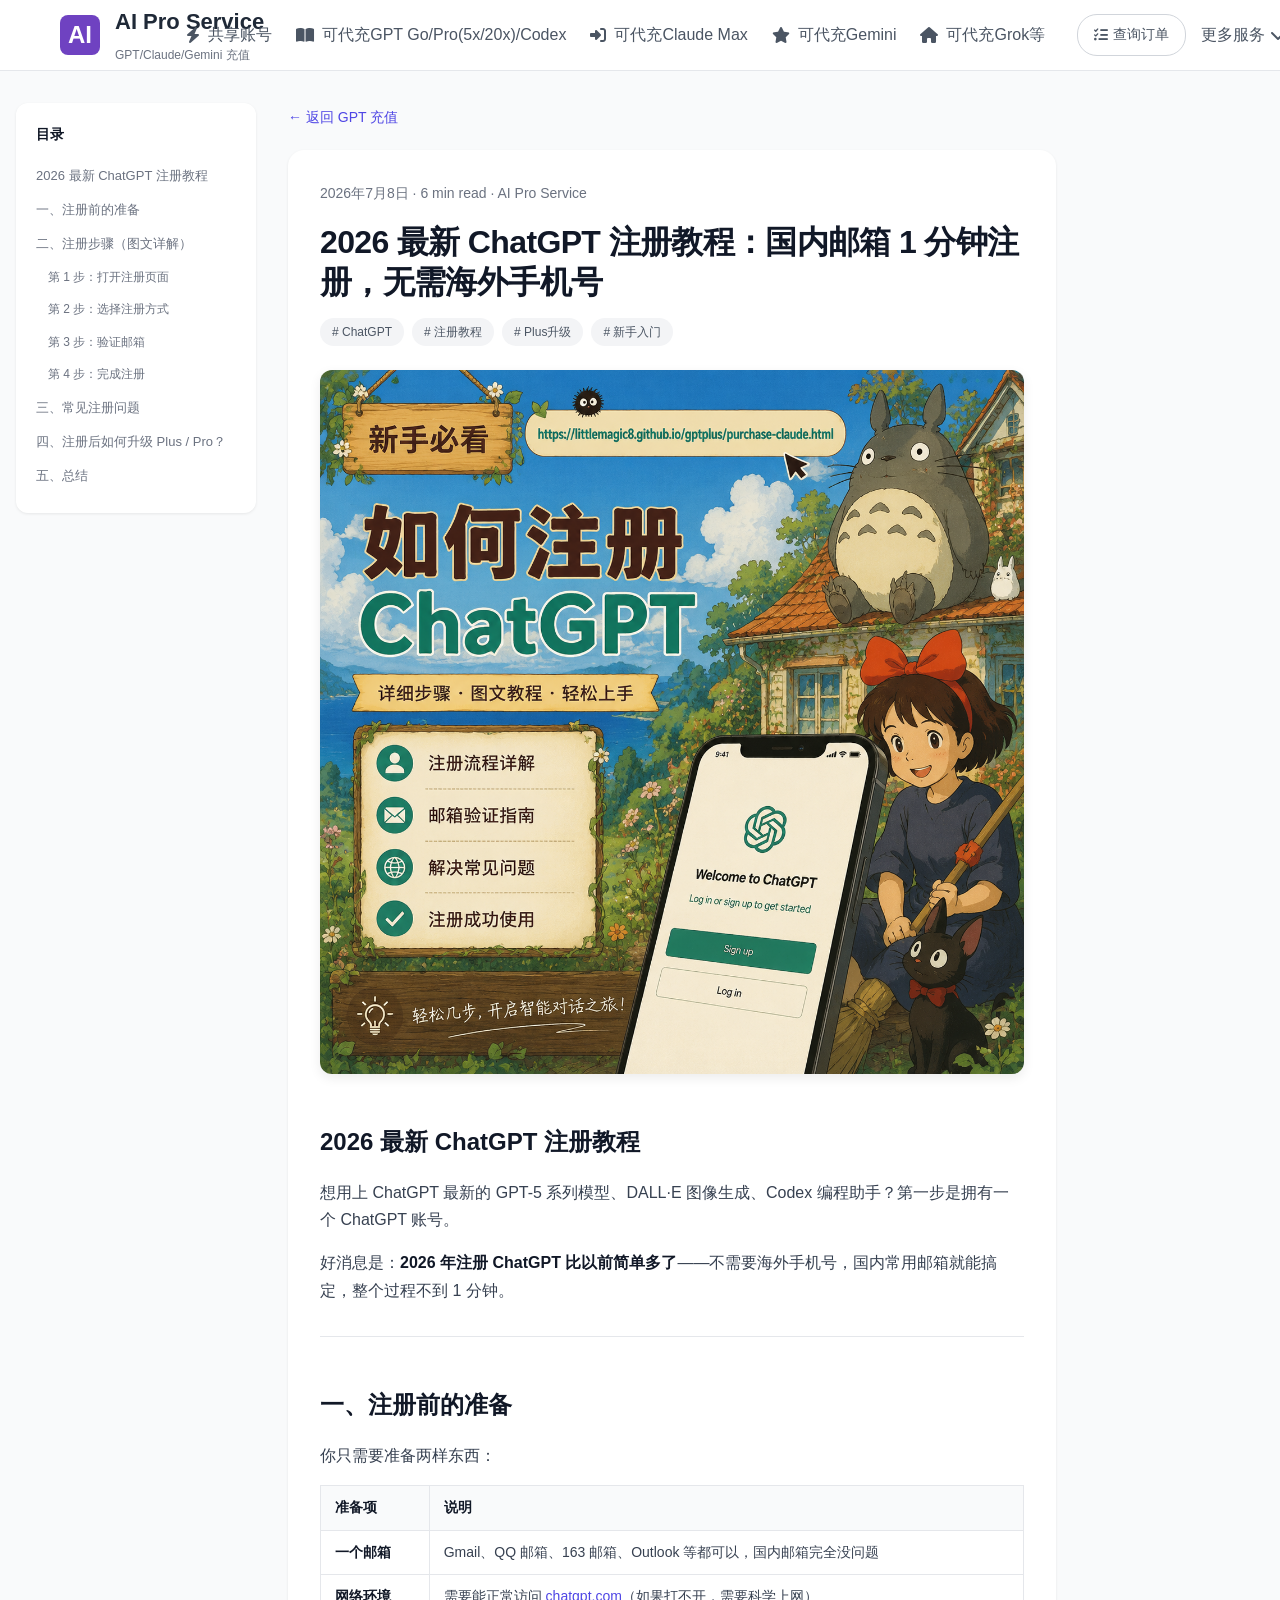
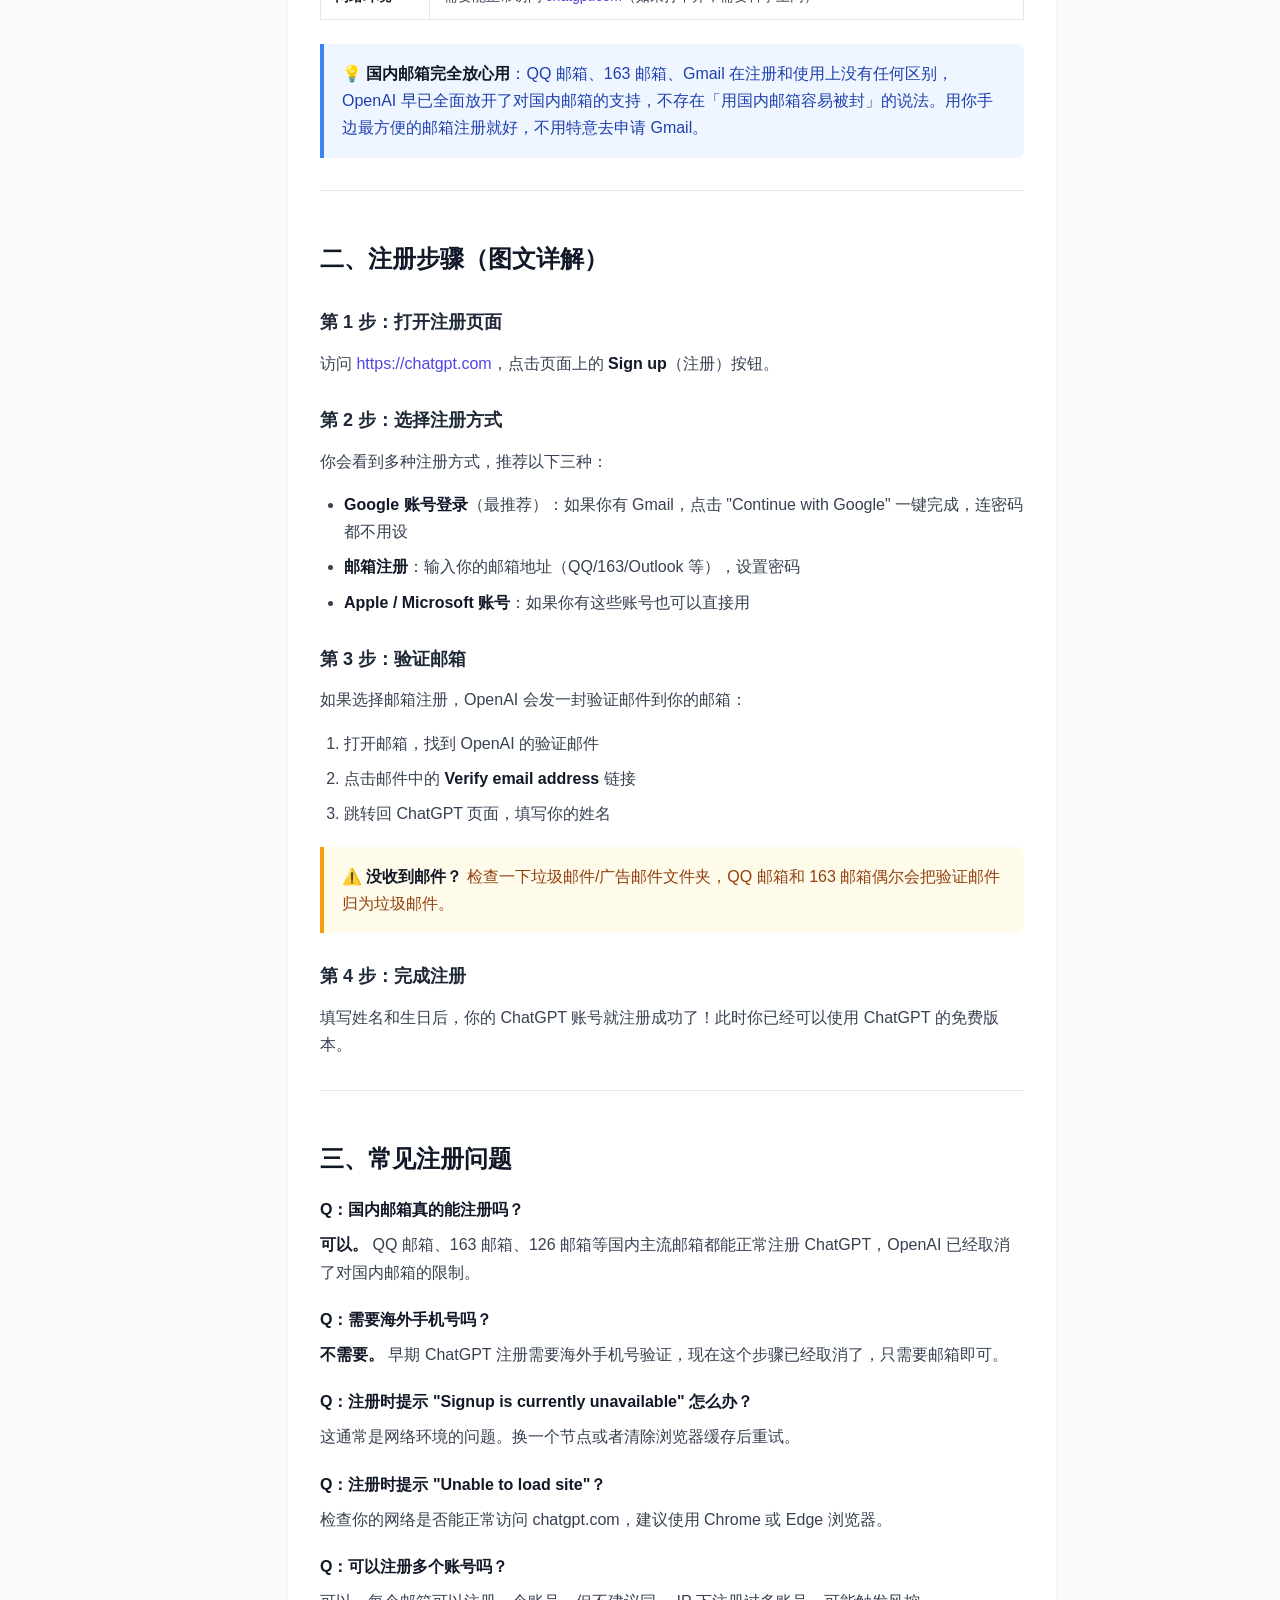
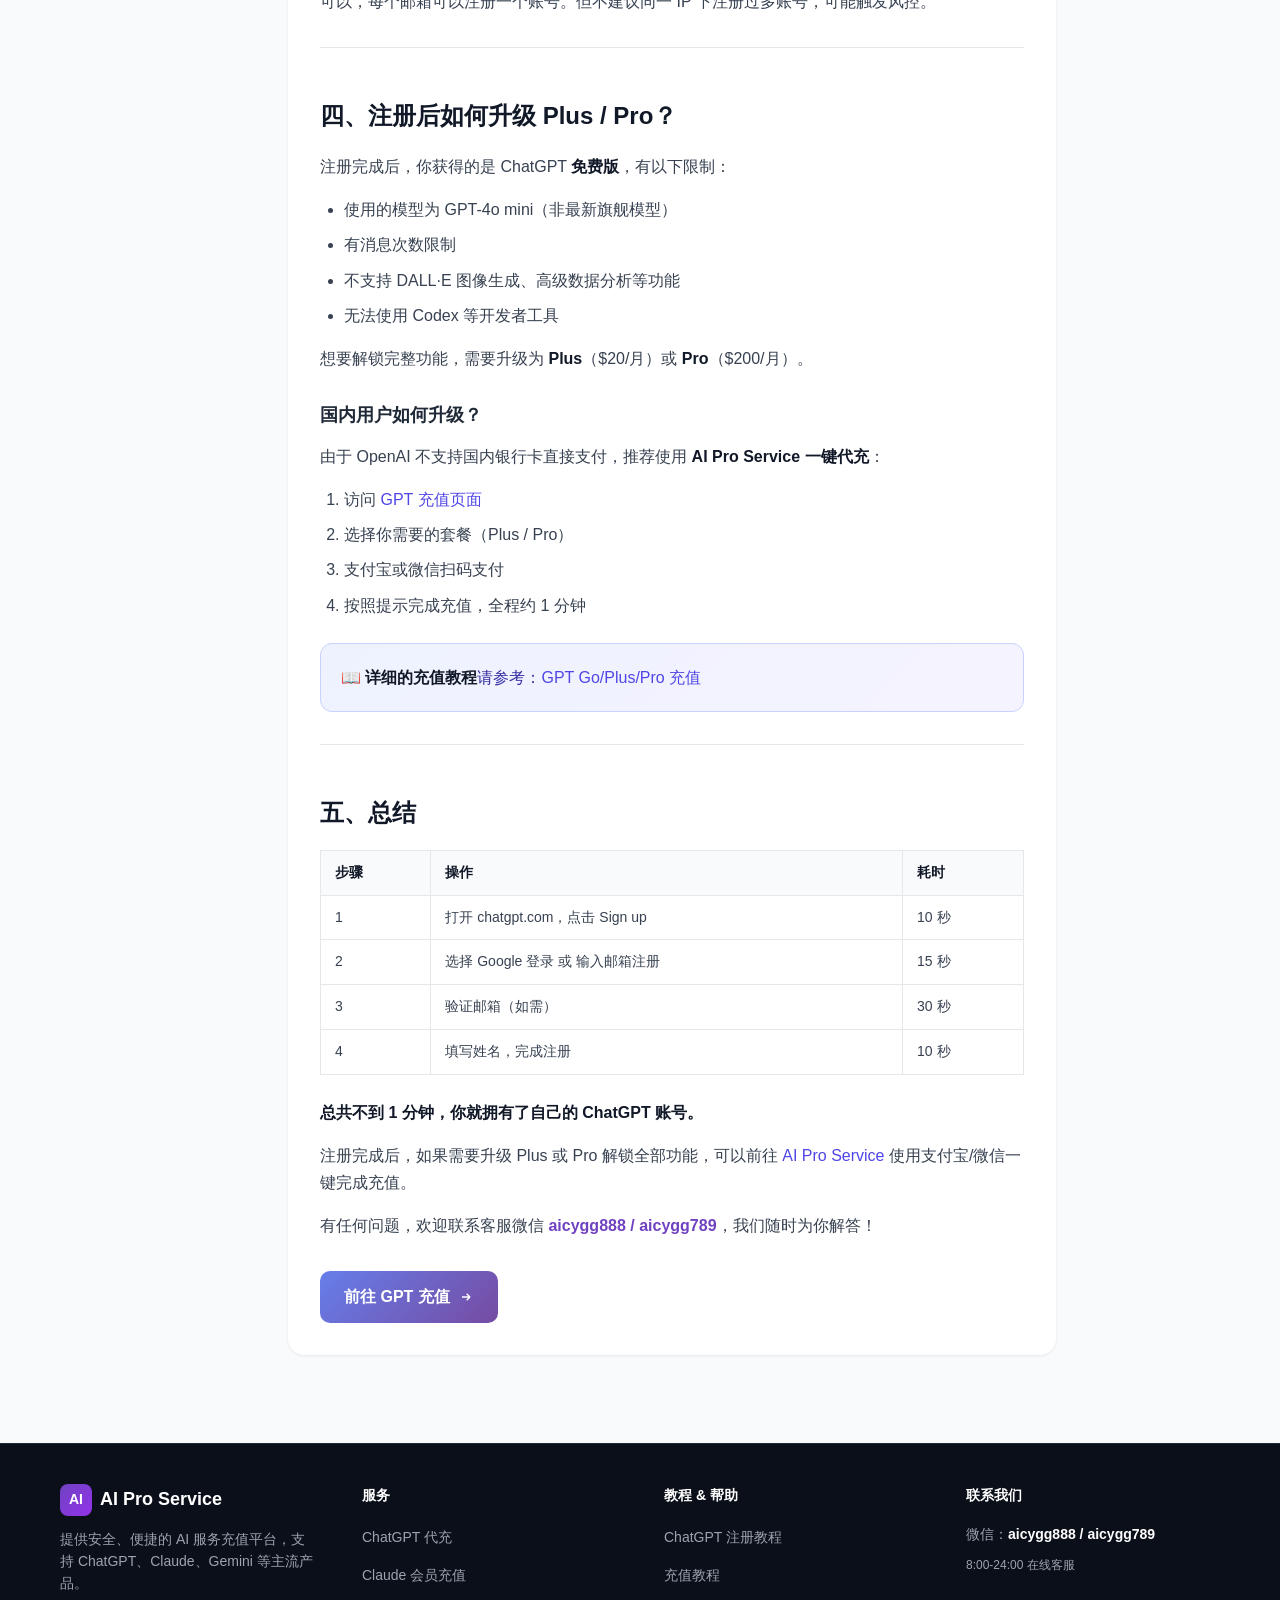
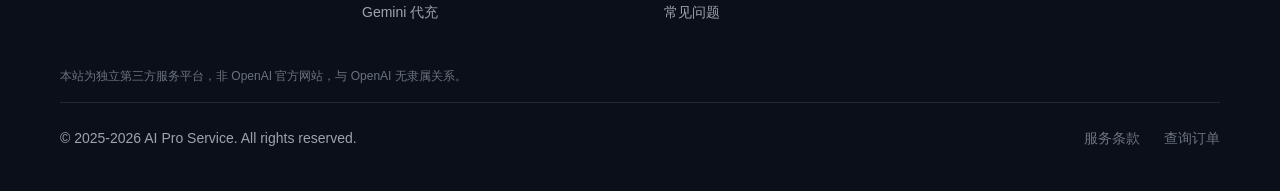
<file: blog/chatgpt-register-guide.html>
<!DOCTYPE html>
<html lang="zh-CN">
<head>
    <meta charset="UTF-8">
    <meta name="viewport" content="width=device-width, initial-scale=1.0">
    <title>2026 最新 ChatGPT 注册教程：国内邮箱 1 分钟注册，无需海外手机号 | AI Pro Service</title>
    <meta name="description" content="2026年最新 ChatGPT 账号注册与 Plus/Pro 升级全流程教程。国内邮箱（QQ/163/Gmail）即可注册，无需海外手机号，附详细图文步骤与常见问题解答。">
    <meta name="keywords" content="ChatGPT注册,ChatGPT代充,ChatGPT充值,ChatGPT Plus代充,GPT代充,ChatGPT Pro充值">
    <meta name="author" content="AI Pro Service">
    <meta name="robots" content="index, follow">
    <link rel="canonical" href="blog/chatgpt-register-guide.html">
    <meta property="og:title" content="2026 最新 ChatGPT 注册教程：国内邮箱 1 分钟注册，无需海外手机号">
    <meta property="og:description" content="2026年最新 ChatGPT 账号注册与 Plus/Pro 升级全流程教程。国内邮箱即可注册，无需海外手机号。">
    <meta property="og:image" content="images/chatgpt-register-cover.png">
    <meta property="og:type" content="article">
    <meta property="article:published_time" content="2026-04-21">
    <link rel="stylesheet" href="https://cdnjs.cloudflare.com/ajax/libs/font-awesome/6.5.1/css/all.min.css">
    <style>
        :root { --header-height: 71px; }
        *, *::before, *::after { box-sizing: border-box; }
        body, h1, h2, h3, h4, ul, ol, li, p, table, button { margin: 0; padding: 0; }
        body {
            font-family: -apple-system, BlinkMacSystemFont, "Segoe UI", Roboto, "Helvetica Neue", Arial, sans-serif;
            background: #f9fafb;
            color: #374151;
            line-height: 1.7;
            padding-top: var(--header-height);
        }
        .container { max-width: 1200px; margin: 0 auto; padding: 0 20px; }
        a { color: #4f46e5; text-decoration: none; }
        a:hover { text-decoration: underline; }

        .main-header {
            background: #ffffff;
            border-bottom: 1px solid #e5e7eb;
            position: fixed;
            top: 0; left: 0; width: 100%;
            height: var(--header-height);
            z-index: 1000;
            backdrop-filter: blur(10px);
        }
        .header-container { display: flex; align-items: center; justify-content: space-between; height: 100%; }
        .logo-container { display: flex; align-items: center; flex-shrink: 0; text-decoration: none; }
        .logo { width: 40px; height: 40px; background: #6f42c1; color: #fff; font-size: 24px; font-weight: bold; border-radius: 8px; display: flex; align-items: center; justify-content: center; margin-right: 15px; }
        .logo-text h1 { font-size: 22px; color: #1f2937; font-weight: 600; }
        .logo-text .subtitle { font-size: 12px; color: #6b7280; }
        .desktop-nav { display: flex; align-items: center; justify-content: flex-end; flex-grow: 1; }
        .main-nav ul { list-style: none; display: flex; align-items: center; }
        .main-nav ul li a { color: #4b5563; font-size: 16px; display: flex; align-items: center; gap: 8px; padding: 10px 12px; border-radius: 6px; text-decoration: none; white-space: nowrap; }
        .main-nav ul li a:hover { color: #6f42c1; background: #f3f4f6; }
        .user-actions { display: flex; align-items: center; gap: 15px; margin-left: 20px; flex-shrink: 0; }
        .query-btn { background: #fff; color: #4b5563; border: 1px solid #d1d5db; padding: 8px 16px; border-radius: 20px; font-size: 14px; display: flex; align-items: center; gap: 5px; text-decoration: none; }
        .query-btn:hover { background: #f9fafb; text-decoration: none; }
        .more-services { position: relative; }
        .more-services-btn { font-size: 16px; color: #4b5563; cursor: pointer; display: flex; align-items: center; gap: 5px; }
        .dropdown-content { display: none; position: absolute; right: 0; top: 150%; background: #fff; min-width: 260px; box-shadow: 0 8px 16px rgba(0,0,0,0.1); padding: 20px; border-radius: 8px; z-index: 10; text-align: center; }
        .more-services:hover .dropdown-content { display: block; }
        .dropdown-content img { width: 150px; height: 150px; margin-top: 10px; }
        .mobile-nav-toggle { display: none; background: none; border: none; font-size: 24px; color: #333; cursor: pointer; }
        .mobile-nav-menu { display: none; position: absolute; top: var(--header-height); left: 0; width: 100%; background: #fff; flex-direction: column; padding: 20px 0; box-shadow: 0 4px 6px rgba(0,0,0,0.1); }
        .mobile-nav-menu.active { display: flex; }
        @media (max-width: 1024px) {
            .desktop-nav { display: none; }
            .mobile-nav-toggle { display: block; }
        }
    
        .article-layout {
            max-width: 1280px;
            margin: 0 auto;
            padding: 32px 16px 48px;
            display: flex;
            gap: 32px;
            align-items: flex-start;
        }
        .article-sidebar {
            width: 240px;
            flex-shrink: 0;
            position: sticky;
            top: calc(var(--header-height) + 20px);
        }
        .article-sidebar nav {
            background: #fff;
            border-radius: 12px;
            box-shadow: 0 1px 3px rgba(0,0,0,0.08);
            padding: 20px;
        }
        .article-sidebar h3 {
            font-size: 14px;
            font-weight: 600;
            color: #111827;
            margin-bottom: 12px;
        }
        .article-sidebar a {
            display: block;
            font-size: 13px;
            color: #6b7280;
            padding: 6px 0;
            text-decoration: none;
        }
        .article-sidebar a:hover { color: #4f46e5; }
        .article-sidebar a.sub { padding-left: 12px; font-size: 12px; }
    
        .article-main { flex: 1; min-width: 0; max-width: 768px; }
        .back-link {
            display: inline-flex;
            align-items: center;
            gap: 6px;
            font-size: 14px;
            font-weight: 500;
            color: #4f46e5;
            margin-bottom: 20px;
            text-decoration: none;
        }
        .back-link:hover { color: #4338ca; }
    
        .article-card {
            background: #fff;
            border-radius: 16px;
            box-shadow: 0 1px 3px rgba(0,0,0,0.08);
            padding: 32px;
        }
        .article-meta {
            font-size: 14px;
            color: #6b7280;
            margin-bottom: 16px;
        }
        .article-title {
            font-size: 2rem;
            font-weight: 700;
            color: #111827;
            line-height: 1.25;
            letter-spacing: -0.02em;
            margin-bottom: 16px;
        }
        .article-tags {
            display: flex;
            flex-wrap: wrap;
            gap: 8px;
            margin-bottom: 24px;
        }
        .article-tag {
            background: #f3f4f6;
            color: #4b5563;
            font-size: 12px;
            font-weight: 500;
            padding: 4px 12px;
            border-radius: 999px;
            text-decoration: none;
        }
        .article-tag:hover { background: #e5e7eb; text-decoration: none; }
        .cover-image {
            width: 100%;
            border-radius: 12px;
            margin-bottom: 32px;
            box-shadow: 0 4px 12px rgba(0,0,0,0.08);
        }
    
        .prose h2 {
            font-size: 1.5rem;
            font-weight: 700;
            color: #111827;
            margin: 40px 0 16px;
            padding-top: 8px;
        }
        .prose h2:first-child { margin-top: 0; }
        .prose h3 {
            font-size: 1.125rem;
            font-weight: 600;
            color: #1f2937;
            margin: 28px 0 12px;
        }
        .prose p { margin-bottom: 16px; color: #374151; }
        .prose ul, .prose ol { margin: 0 0 16px 24px; }
        .prose li { margin-bottom: 8px; }
        .prose hr { border: none; border-top: 1px solid #e5e7eb; margin: 32px 0; }
        .prose strong { color: #111827; }
    
        .article-table {
            width: 100%;
            border-collapse: collapse;
            margin: 16px 0 24px;
            font-size: 14px;
        }
        .article-table th,
        .article-table td {
            border: 1px solid #e5e7eb;
            padding: 10px 14px;
            text-align: left;
        }
        .article-table th {
            background: #f9fafb;
            font-weight: 600;
            color: #111827;
        }
    
        .tip-box {
            background: #eff6ff;
            border-left: 4px solid #3b82f6;
            border-radius: 0 8px 8px 0;
            padding: 16px 18px;
            margin: 20px 0;
        }
        .tip-box p { color: #1e40af; margin: 0; }
        .warn-box {
            background: #fffbeb;
            border-left: 4px solid #f59e0b;
            border-radius: 0 8px 8px 0;
            padding: 16px 18px;
            margin: 20px 0;
        }
        .warn-box p { color: #92400e; margin: 0; }
    
        .cta-box {
            background: linear-gradient(135deg, #eef2ff 0%, #f5f3ff 100%);
            border: 1px solid #c7d2fe;
            border-radius: 12px;
            padding: 20px;
            margin: 24px 0;
        }
        .cta-box p { margin: 0; color: #3730a3; }
    
        .cta-btn {
            display: inline-flex;
            align-items: center;
            gap: 8px;
            margin-top: 16px;
            padding: 12px 24px;
            background: linear-gradient(135deg, #667eea 0%, #764ba2 100%);
            color: #fff;
            font-weight: 600;
            border-radius: 10px;
            text-decoration: none;
        }
        .cta-btn:hover { opacity: 0.95; text-decoration: none; }
    
        .faq-block { margin-bottom: 20px; }
        .faq-block h3 { font-size: 1rem; margin: 0 0 8px; color: #111827; }
    
        .main-footer {
            background: #0B0F19;
            color: #9ca3af;
            border-top: 1px solid #1f2937;
            padding: 40px 0;
            margin-top: 40px;
        }
        .footer-content { max-width: 1200px; margin: 0 auto; padding: 0 20px; }
        .footer-grid {
            display: grid;
            grid-template-columns: repeat(4, 1fr);
            gap: 48px;
            margin-bottom: 32px;
        }
        .footer-section h3 { color: #fff; font-size: 14px; font-weight: 600; margin-bottom: 16px; }
        .footer-section ul { list-style: none; }
        .footer-section ul li { margin-bottom: 10px; }
        .footer-section ul li a { color: #9ca3af; font-size: 14px; text-decoration: none; }
        .footer-section ul li a:hover { color: #fff; }
        .footer-bottom {
            padding-top: 24px;
            border-top: 1px solid #1f2937;
            display: flex;
            justify-content: space-between;
            align-items: center;
            font-size: 14px;
            flex-wrap: wrap;
            gap: 16px;
        }
        .footer-bottom a { color: #6b7280; text-decoration: none; }
        .disclaimer { font-size: 12px; color: #6b7280; margin-bottom: 16px; max-width: 48rem; line-height: 1.6; }
    
        @media (max-width: 1024px) {
            .article-layout { flex-direction: column; }
            .article-sidebar { width: 100%; position: static; }
            .article-main { max-width: none; }
        }
        @media (max-width: 768px) {
            .article-card { padding: 20px; }
            .article-title { font-size: 1.5rem; }
            .footer-grid { grid-template-columns: 1fr 1fr; gap: 24px; }
        }
        @media (max-width: 480px) {
            .footer-grid { grid-template-columns: 1fr; }
        }
    </style>
    <script type="application/ld+json">
    {
        "@context": "https://schema.org",
        "@type": "Article",
        "headline": "2026 最新 ChatGPT 注册教程：国内邮箱 1 分钟注册，无需海外手机号",
        "description": "2026年最新 ChatGPT 账号注册与 Plus/Pro 升级全流程教程。国内邮箱（QQ/163/Gmail）即可注册，无需海外手机号。",
        "datePublished": "2026-07-08",
        "dateModified": "2026-07-08",
        "inLanguage": "zh-CN",
        "author": { "@type": "Organization", "name": "AI Pro Service" },
        "publisher": { "@type": "Organization", "name": "AI Pro Service" },
        "image": ["images/chatgpt-register-cover.png"],
        "keywords": "ChatGPT, 注册教程, Plus升级, 新手入门"
    }
    </script>
</head>
<body>
    <header class="main-header">
        <div class="container header-container">
            <a href="../index.html" class="logo-container">
                <div class="logo">AI</div>
                <div class="logo-text">
                    <h1>AI Pro Service</h1>
                    <span class="subtitle">GPT/Claude/Gemini 充值</span>
                </div>
            </a>
            <div class="desktop-nav">
                <nav class="main-nav">
                    <ul>
                        <li><a href="https://aigpt8.xyz/shop/W3JEJKNX/vbnetb"><i class="fa-solid fa-bolt"></i> 共享账号</a></li>
                        <li><a href="../purchase-gpt.html"><i class="fa-solid fa-book-open"></i> 可代充GPT Go/Pro(5x/20x)/Codex</a></li>
                        <li><a href="../purchase-claude.html"><i class="fa-solid fa-right-to-bracket"></i> 可代充Claude Max</a></li>
                        <li><a href="../purchase-gemini.html"><i class="fa-solid fa-star"></i> 可代充Gemini</a></li>
                        <li><a href="../purchase-grok.html"><i class="fa-solid fa-house"></i> 可代充Grok等</a></li>
                    </ul>
                </nav>
                <div class="user-actions">
                    <a href="https://qfcc99.com/order" target="_blank" class="query-btn"><i class="fa-solid fa-list-check"></i> 查询订单</a>
                    <div class="more-services">
                        <div class="more-services-btn"><span>更多服务</span> <i class="fa-solid fa-chevron-down"></i></div>
                        <div class="dropdown-content">
                            <p>其它主流/非主流 AI 服务均可代充，<br>需要请联系微信：<strong style="color:#6f42c1;">aicygg888 / aicygg789</strong></p>
                            <img src="images/wechat-qrcode.png" alt="微信二维码">
                        </div>
                    </div>
                </div>
            </div>
            <button class="mobile-nav-toggle" aria-label="菜单"><i class="fa-solid fa-bars"></i></button>
            <div class="mobile-nav-menu"></div>
        </div>
    </header>

    <div class="article-layout">
        <aside class="article-sidebar">
            <nav>
                <h3>目录</h3>
                <a href="#intro">2026 最新 ChatGPT 注册教程</a>
                <a href="#prepare">一、注册前的准备</a>
                <a href="#steps">二、注册步骤（图文详解）</a>
                <a href="#step1" class="sub">第 1 步：打开注册页面</a>
                <a href="#step2" class="sub">第 2 步：选择注册方式</a>
                <a href="#step3" class="sub">第 3 步：验证邮箱</a>
                <a href="#step4" class="sub">第 4 步：完成注册</a>
                <a href="#faq">三、常见注册问题</a>
                <a href="#upgrade">四、注册后如何升级 Plus / Pro？</a>
                <a href="#summary">五、总结</a>
            </nav>
        </aside>
    
        <main class="article-main">
            <a href="../purchase-gpt.html" class="back-link">← 返回 GPT 充值</a>
    
            <article class="article-card">
                <p class="article-meta">2026年7月8日 · 6 min read · AI Pro Service</p>
                <h1 class="article-title">2026 最新 ChatGPT 注册教程：国内邮箱 1 分钟注册，无需海外手机号</h1>
                <div class="article-tags">
                    <span class="article-tag"># ChatGPT</span>
                    <span class="article-tag"># 注册教程</span>
                    <span class="article-tag"># Plus升级</span>
                    <span class="article-tag"># 新手入门</span>
                </div>
                <img class="cover-image" src="images/chatgpt-register-cover.png" alt="ChatGPT 注册教程封面">
    
                <div class="prose">
                    <h2 id="intro">2026 最新 ChatGPT 注册教程</h2>
                    <p>想用上 ChatGPT 最新的 GPT-5 系列模型、DALL·E 图像生成、Codex 编程助手？第一步是拥有一个 ChatGPT 账号。</p>
                    <p>好消息是：<strong>2026 年注册 ChatGPT 比以前简单多了</strong>——不需要海外手机号，国内常用邮箱就能搞定，整个过程不到 1 分钟。</p>
    
                    <hr>
    
                    <h2 id="prepare">一、注册前的准备</h2>
                    <p>你只需要准备两样东西：</p>
                    <table class="article-table">
                        <thead>
                            <tr><th>准备项</th><th>说明</th></tr>
                        </thead>
                        <tbody>
                            <tr>
                                <td><strong>一个邮箱</strong></td>
                                <td>Gmail、QQ 邮箱、163 邮箱、Outlook 等都可以，国内邮箱完全没问题</td>
                            </tr>
                            <tr>
                                <td><strong>网络环境</strong></td>
                                <td>需要能正常访问 <a href="https://chatgpt.com" target="_blank" rel="noopener noreferrer">chatgpt.com</a>（如果打不开，需要科学上网）</td>
                            </tr>
                        </tbody>
                    </table>
                    <div class="tip-box">
                        <p>💡 <strong>国内邮箱完全放心用</strong>：QQ 邮箱、163 邮箱、Gmail 在注册和使用上没有任何区别，OpenAI 早已全面放开了对国内邮箱的支持，不存在「用国内邮箱容易被封」的说法。用你手边最方便的邮箱注册就好，不用特意去申请 Gmail。</p>
                    </div>
    
                    <hr>
    
                    <h2 id="steps">二、注册步骤（图文详解）</h2>
    
                    <h3 id="step1">第 1 步：打开注册页面</h3>
                    <p>访问 <a href="https://chatgpt.com" target="_blank" rel="noopener noreferrer">https://chatgpt.com</a>，点击页面上的 <strong>Sign up</strong>（注册）按钮。</p>
    
                    <h3 id="step2">第 2 步：选择注册方式</h3>
                    <p>你会看到多种注册方式，推荐以下三种：</p>
                    <ul>
                        <li><strong>Google 账号登录</strong>（最推荐）：如果你有 Gmail，点击 "Continue with Google" 一键完成，连密码都不用设</li>
                        <li><strong>邮箱注册</strong>：输入你的邮箱地址（QQ/163/Outlook 等），设置密码</li>
                        <li><strong>Apple / Microsoft 账号</strong>：如果你有这些账号也可以直接用</li>
                    </ul>
    
                    <h3 id="step3">第 3 步：验证邮箱</h3>
                    <p>如果选择邮箱注册，OpenAI 会发一封验证邮件到你的邮箱：</p>
                    <ol>
                        <li>打开邮箱，找到 OpenAI 的验证邮件</li>
                        <li>点击邮件中的 <strong>Verify email address</strong> 链接</li>
                        <li>跳转回 ChatGPT 页面，填写你的姓名</li>
                    </ol>
                    <div class="warn-box">
                        <p>⚠️ <strong>没收到邮件？</strong> 检查一下垃圾邮件/广告邮件文件夹，QQ 邮箱和 163 邮箱偶尔会把验证邮件归为垃圾邮件。</p>
                    </div>
    
                    <h3 id="step4">第 4 步：完成注册</h3>
                    <p>填写姓名和生日后，你的 ChatGPT 账号就注册成功了！此时你已经可以使用 ChatGPT 的免费版本。</p>
    
                    <hr>
    
                    <h2 id="faq">三、常见注册问题</h2>
    
                    <div class="faq-block">
                        <h3>Q：国内邮箱真的能注册吗？</h3>
                        <p><strong>可以。</strong> QQ 邮箱、163 邮箱、126 邮箱等国内主流邮箱都能正常注册 ChatGPT，OpenAI 已经取消了对国内邮箱的限制。</p>
                    </div>
                    <div class="faq-block">
                        <h3>Q：需要海外手机号吗？</h3>
                        <p><strong>不需要。</strong> 早期 ChatGPT 注册需要海外手机号验证，现在这个步骤已经取消了，只需要邮箱即可。</p>
                    </div>
                    <div class="faq-block">
                        <h3>Q：注册时提示 "Signup is currently unavailable" 怎么办？</h3>
                        <p>这通常是网络环境的问题。换一个节点或者清除浏览器缓存后重试。</p>
                    </div>
                    <div class="faq-block">
                        <h3>Q：注册时提示 "Unable to load site"？</h3>
                        <p>检查你的网络是否能正常访问 chatgpt.com，建议使用 Chrome 或 Edge 浏览器。</p>
                    </div>
                    <div class="faq-block">
                        <h3>Q：可以注册多个账号吗？</h3>
                        <p>可以，每个邮箱可以注册一个账号。但不建议同一 IP 下注册过多账号，可能触发风控。</p>
                    </div>
    
                    <hr>
    
                    <h2 id="upgrade">四、注册后如何升级 Plus / Pro？</h2>
                    <p>注册完成后，你获得的是 ChatGPT <strong>免费版</strong>，有以下限制：</p>
                    <ul>
                        <li>使用的模型为 GPT-4o mini（非最新旗舰模型）</li>
                        <li>有消息次数限制</li>
                        <li>不支持 DALL·E 图像生成、高级数据分析等功能</li>
                        <li>无法使用 Codex 等开发者工具</li>
                    </ul>
                    <p>想要解锁完整功能，需要升级为 <strong>Plus</strong>（$20/月）或 <strong>Pro</strong>（$200/月）。</p>
    
                    <h3 id="upgrade-cn">国内用户如何升级？</h3>
                    <p>由于 OpenAI 不支持国内银行卡直接支付，推荐使用 <strong>AI Pro Service 一键代充</strong>：</p>
                    <ol>
                        <li>访问 <a href="../purchase-gpt.html">GPT 充值页面</a></li>
                        <li>选择你需要的套餐（Plus / Pro）</li>
                        <li>支付宝或微信扫码支付</li>
                        <li>按照提示完成充值，全程约 1 分钟</li>
                    </ol>
                    <div class="cta-box">
                        <p>📖 <strong>详细的充值教程</strong>请参考：<a href="../purchase-gpt.html">GPT Go/Plus/Pro 充值</a></p>
                    </div>
    
                    <hr>
    
                    <h2 id="summary">五、总结</h2>
                    <table class="article-table">
                        <thead>
                            <tr><th>步骤</th><th>操作</th><th>耗时</th></tr>
                        </thead>
                        <tbody>
                            <tr><td>1</td><td>打开 chatgpt.com，点击 Sign up</td><td>10 秒</td></tr>
                            <tr><td>2</td><td>选择 Google 登录 或 输入邮箱注册</td><td>15 秒</td></tr>
                            <tr><td>3</td><td>验证邮箱（如需）</td><td>30 秒</td></tr>
                            <tr><td>4</td><td>填写姓名，完成注册</td><td>10 秒</td></tr>
                        </tbody>
                    </table>
                    <p><strong>总共不到 1 分钟，你就拥有了自己的 ChatGPT 账号。</strong></p>
                    <p>注册完成后，如果需要升级 Plus 或 Pro 解锁全部功能，可以前往 <a href="../purchase-gpt.html">AI Pro Service</a> 使用支付宝/微信一键完成充值。</p>
                    <p>有任何问题，欢迎联系客服微信 <strong style="color:#6f42c1;">aicygg888 / aicygg789</strong>，我们随时为你解答！</p>
    
                    <a href="../purchase-gpt.html" class="cta-btn">
                        前往 GPT 充值
                        <svg xmlns="http://www.w3.org/2000/svg" width="16" height="16" viewBox="0 0 24 24" fill="none" stroke="currentColor" stroke-width="2"><path d="M13 7l5 5m0 0l-5 5m5-5H6"></path></svg>
                    </a>
                </div>
            </article>
        </main>
    </div>
    
    <footer class="main-footer">
        <div class="footer-content">
            <div class="footer-grid">
                <div class="footer-section">
                    <a href="../index.html" style="display:flex;align-items:center;gap:8px;text-decoration:none;">
                        <div style="width:32px;height:32px;border-radius:8px;background:linear-gradient(135deg,#6f42c1,#9333ea);display:flex;align-items:center;justify-content:center;">
                            <span style="color:#fff;font-weight:bold;font-size:14px;">AI</span>
                        </div>
                        <span style="color:#fff;font-weight:bold;font-size:18px;">AI Pro Service</span>
                    </a>
                    <p style="margin-top:12px;font-size:14px;line-height:1.6;">提供安全、便捷的 AI 服务充值平台，支持 ChatGPT、Claude、Gemini 等主流产品。</p>
                </div>
                <div class="footer-section">
                    <h3>服务</h3>
                    <ul>
                        <li><a href="../purchase-gpt.html">ChatGPT 代充</a></li>
                        <li><a href="../purchase-claude.html">Claude 会员充值</a></li>
                        <li><a href="../purchase-gemini.html">Gemini 代充</a></li>
                    </ul>
                </div>
                <div class="footer-section">
                    <h3>教程 & 帮助</h3>
                    <ul>
                        <li><a href="chatgpt-register-guide.html">ChatGPT 注册教程</a></li>
                        <li><a href="../purchase-gpt.html">充值教程</a></li>
                        <li><a href="../purchase-gpt.html">常见问题</a></li>
                    </ul>
                </div>
                <div class="footer-section">
                    <h3>联系我们</h3>
                    <p style="font-size:14px;">微信：<strong style="color:#fff;">aicygg888 / aicygg789</strong></p>
                    <p style="font-size:12px;margin-top:8px;">8:00-24:00 在线客服</p>
                </div>
            </div>
            <p class="disclaimer">本站为独立第三方服务平台，非 OpenAI 官方网站，与 OpenAI 无隶属关系。</p>
            <div class="footer-bottom">
                <p>© 2025-2026 AI Pro Service. All rights reserved.</p>
                <div style="display:flex;gap:24px;">
                    <a href="../terms.html">服务条款</a>
                    <a href="https://qfcc99.com/order" target="_blank">查询订单</a>
                </div>
            </div>
        </div>
    </footer>
    
    <script>
        document.addEventListener('DOMContentLoaded', () => {
            const mobileNavToggle = document.querySelector('.mobile-nav-toggle');
            const mobileNavMenu = document.querySelector('.mobile-nav-menu');
            const desktopNav = document.querySelector('.desktop-nav');
            if (desktopNav && mobileNavMenu) {
                mobileNavMenu.innerHTML = desktopNav.innerHTML;
                const mobileUserActions = mobileNavMenu.querySelector('.user-actions');
                const mobileNavList = mobileNavMenu.querySelector('.main-nav ul');
                if (mobileUserActions && mobileNavList) {
                    const actionsClone = mobileUserActions.cloneNode(true);
                    actionsClone.classList.add('user-actions-mobile');
                    mobileNavList.appendChild(actionsClone);
                    mobileUserActions.remove();
                }
            }
            if (mobileNavToggle) {
                mobileNavToggle.addEventListener('click', () => mobileNavMenu.classList.toggle('active'));
            }
        });
    </script>
</body>
</html>
</file>
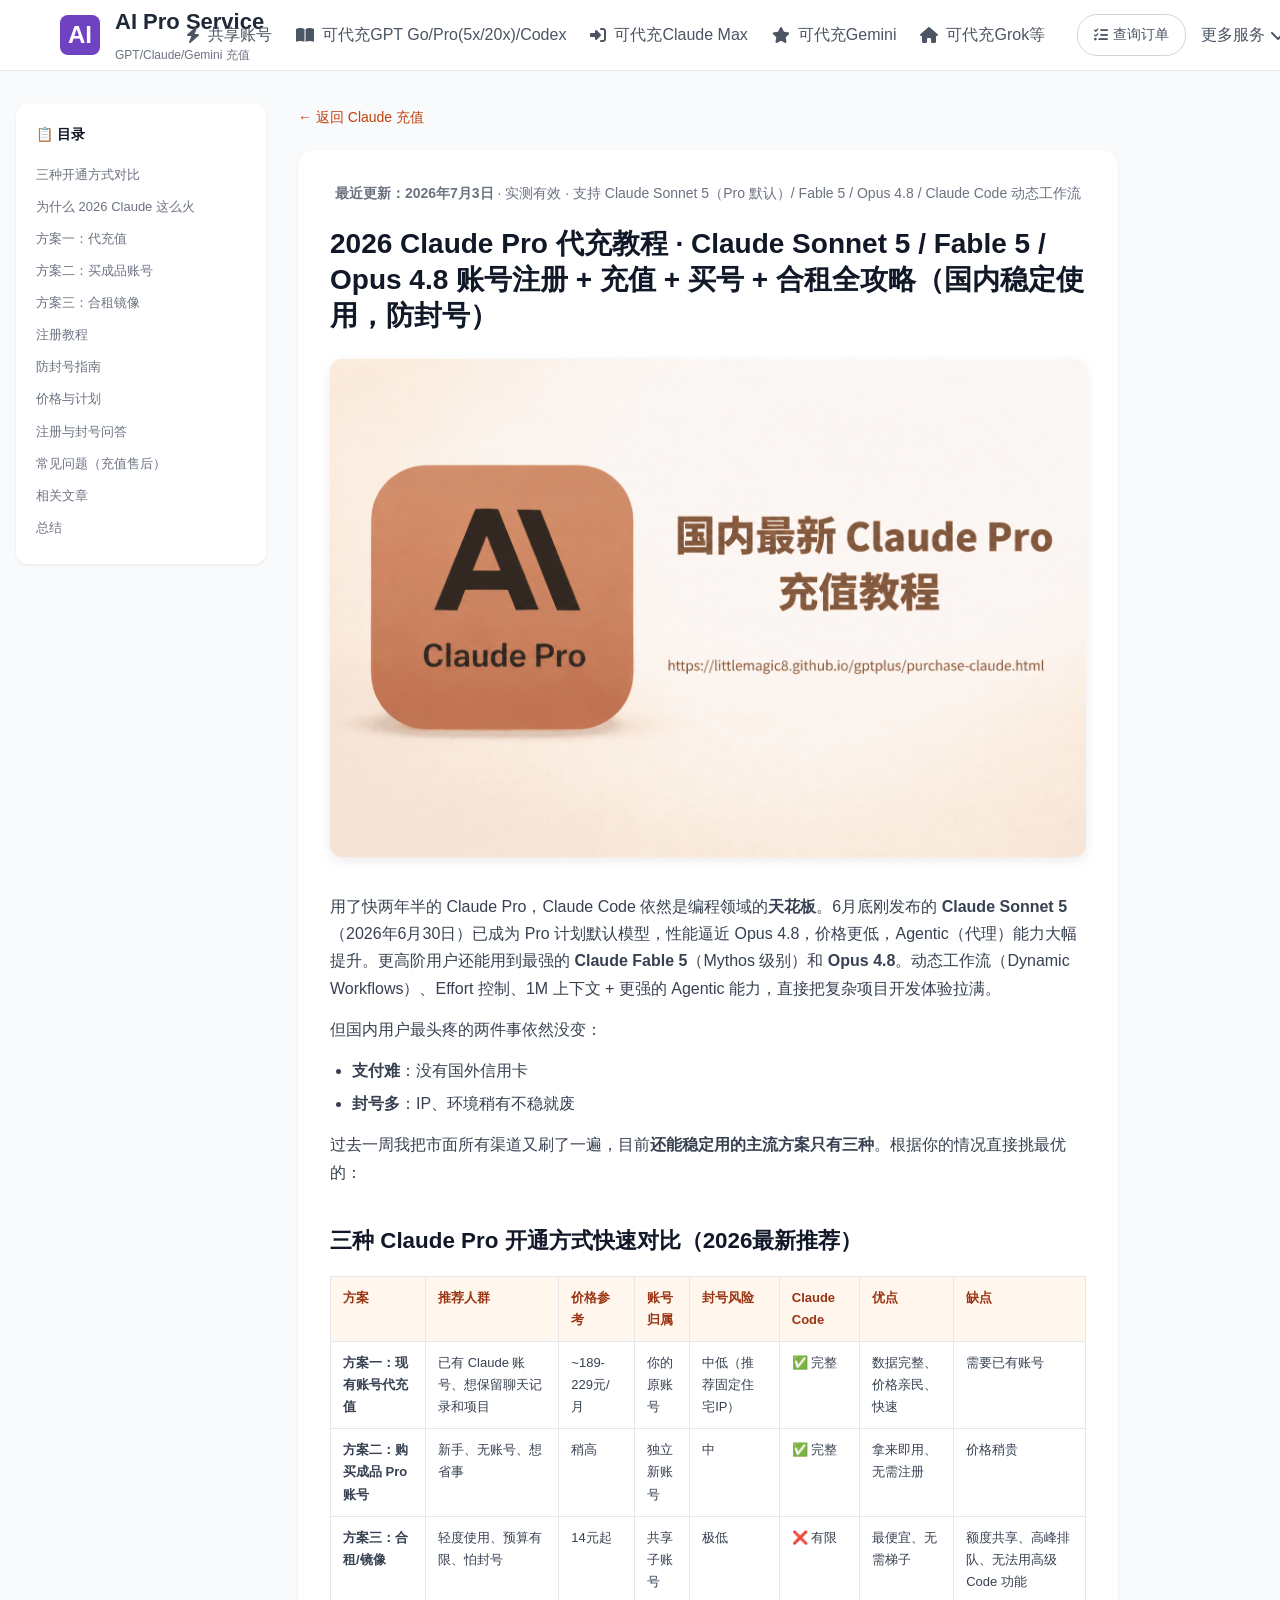
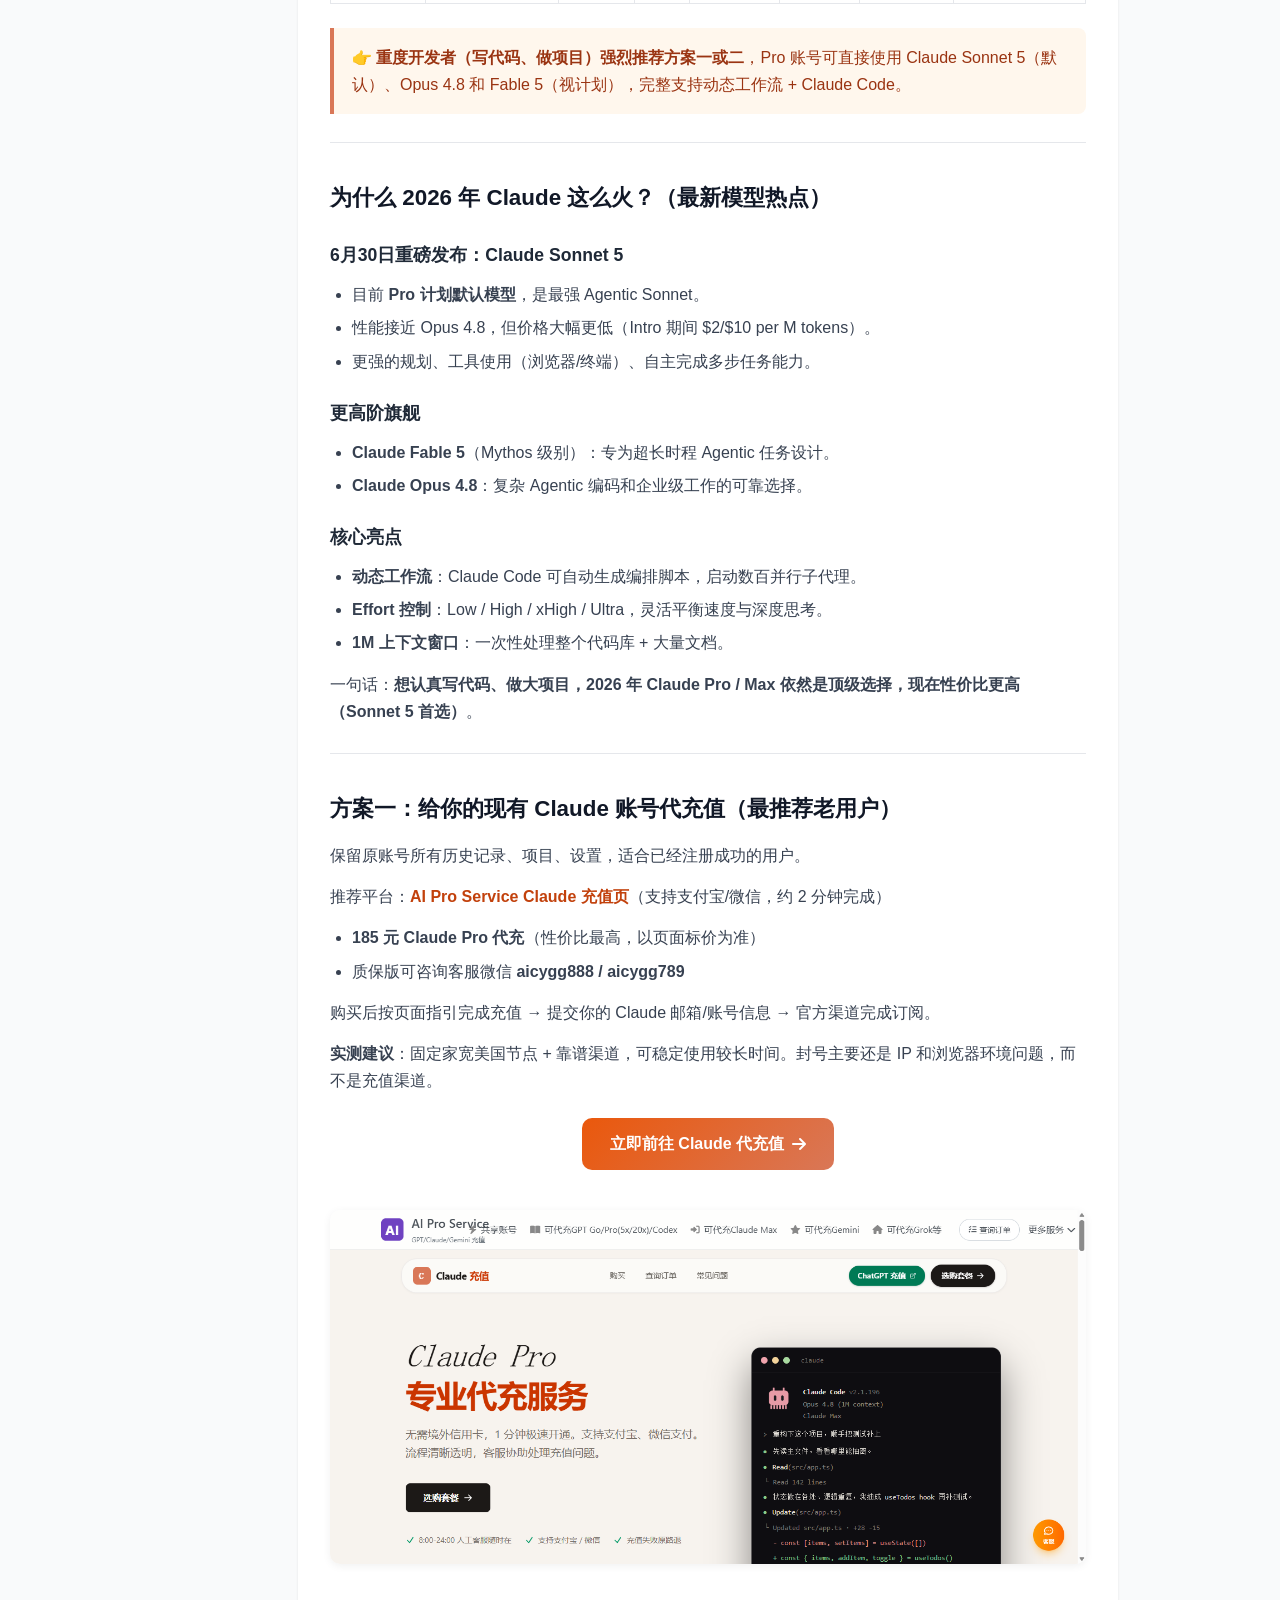
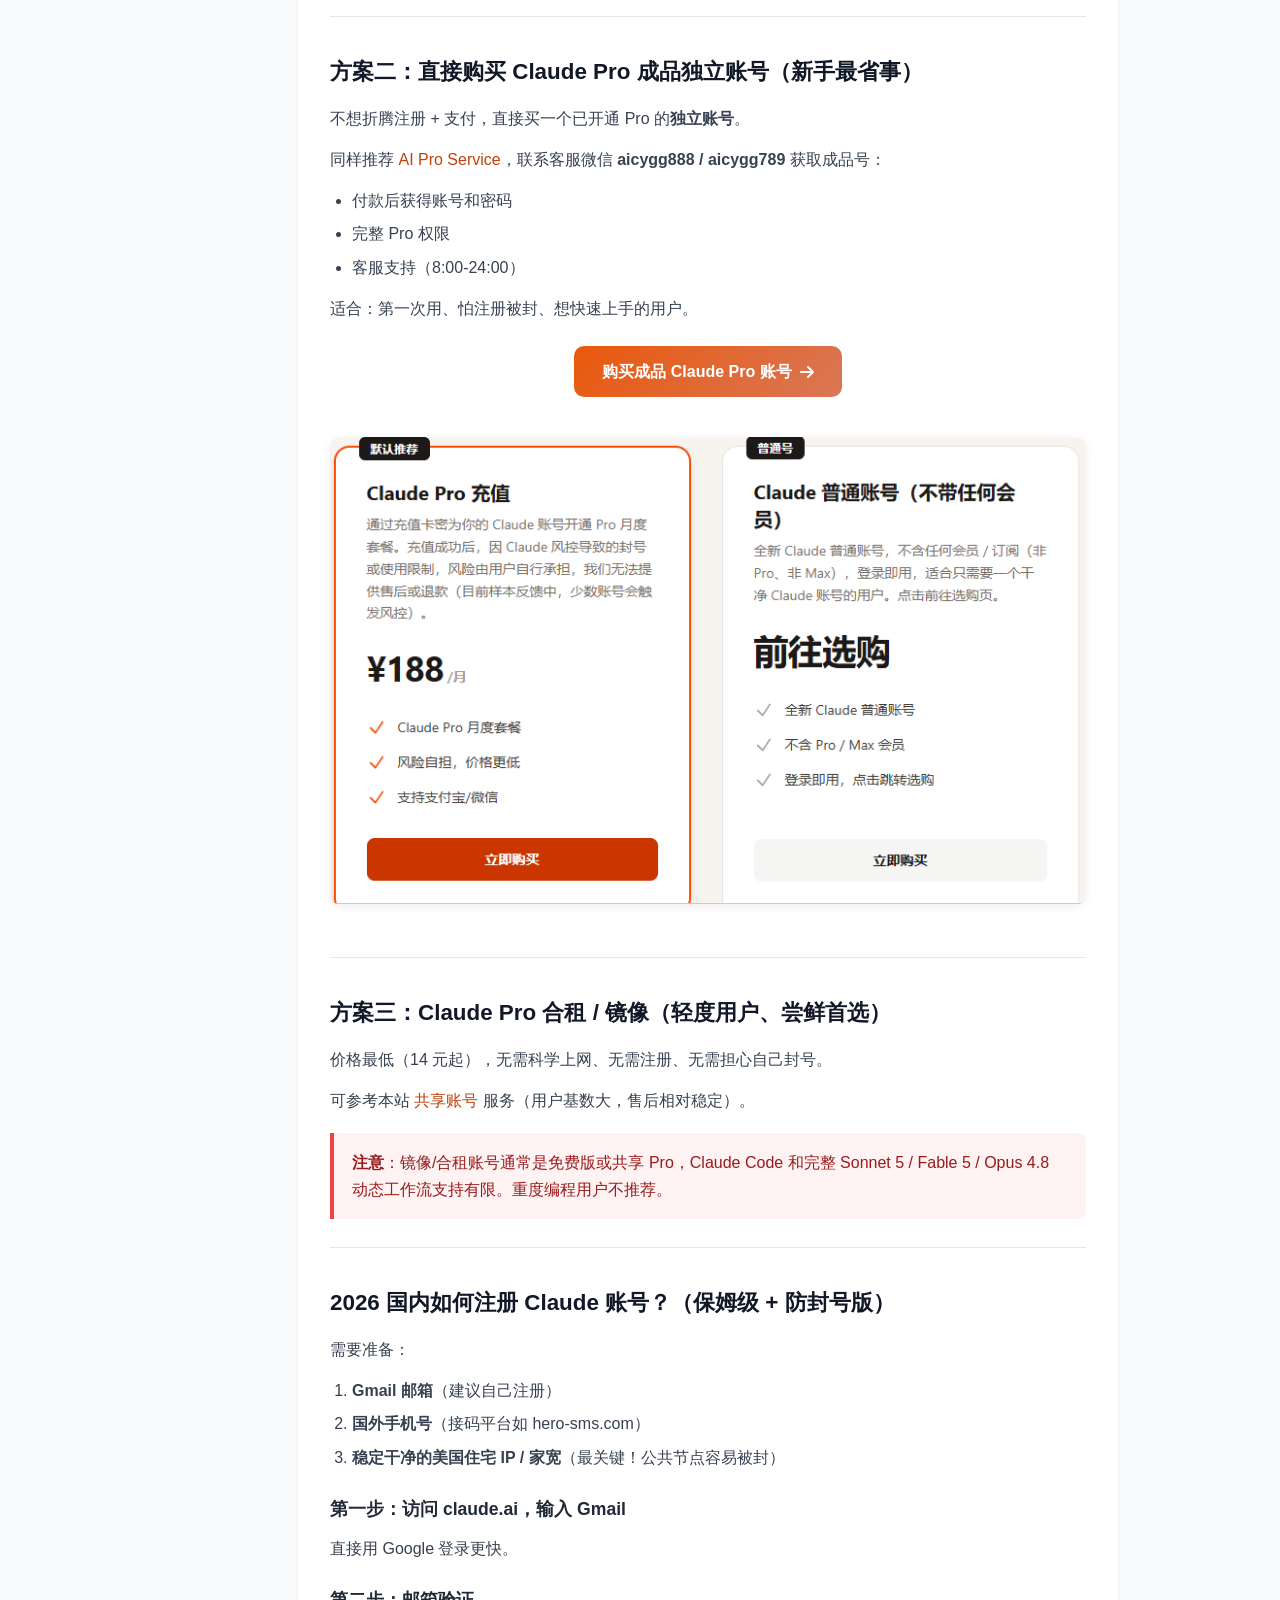
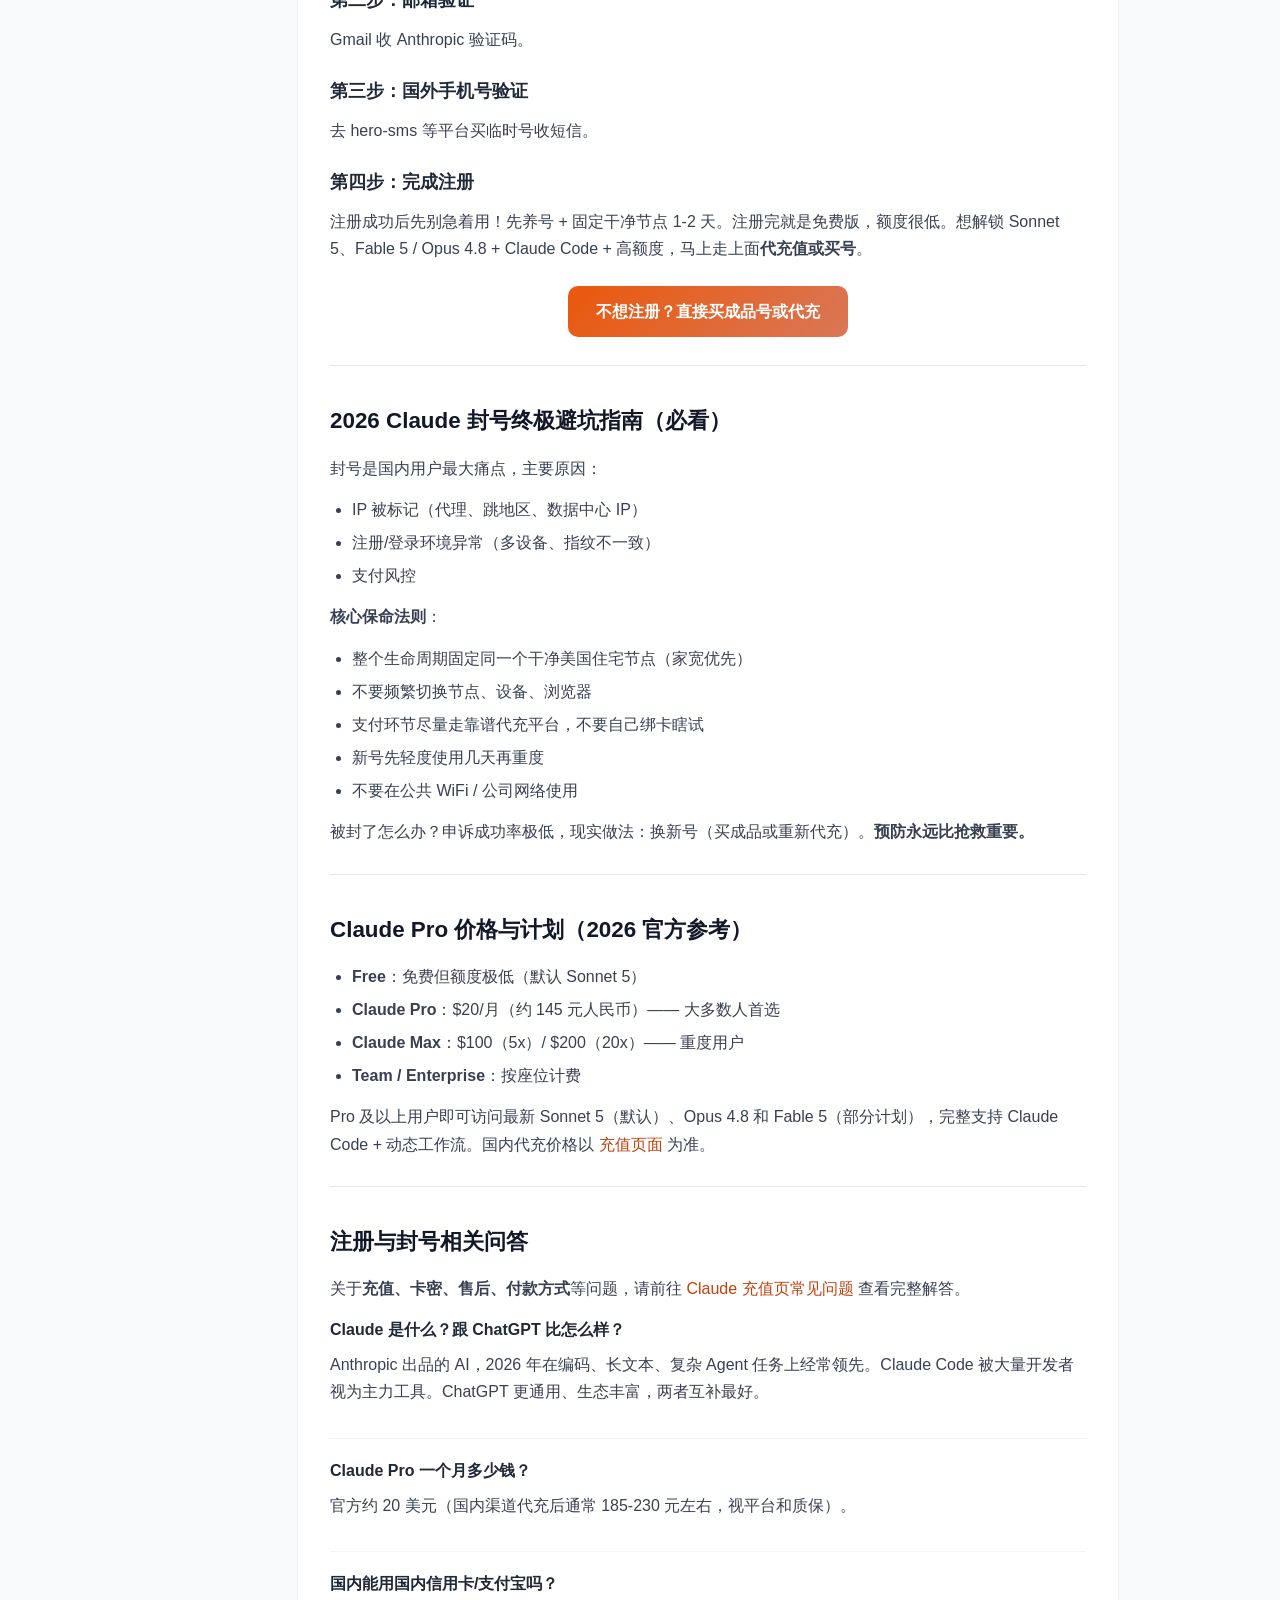
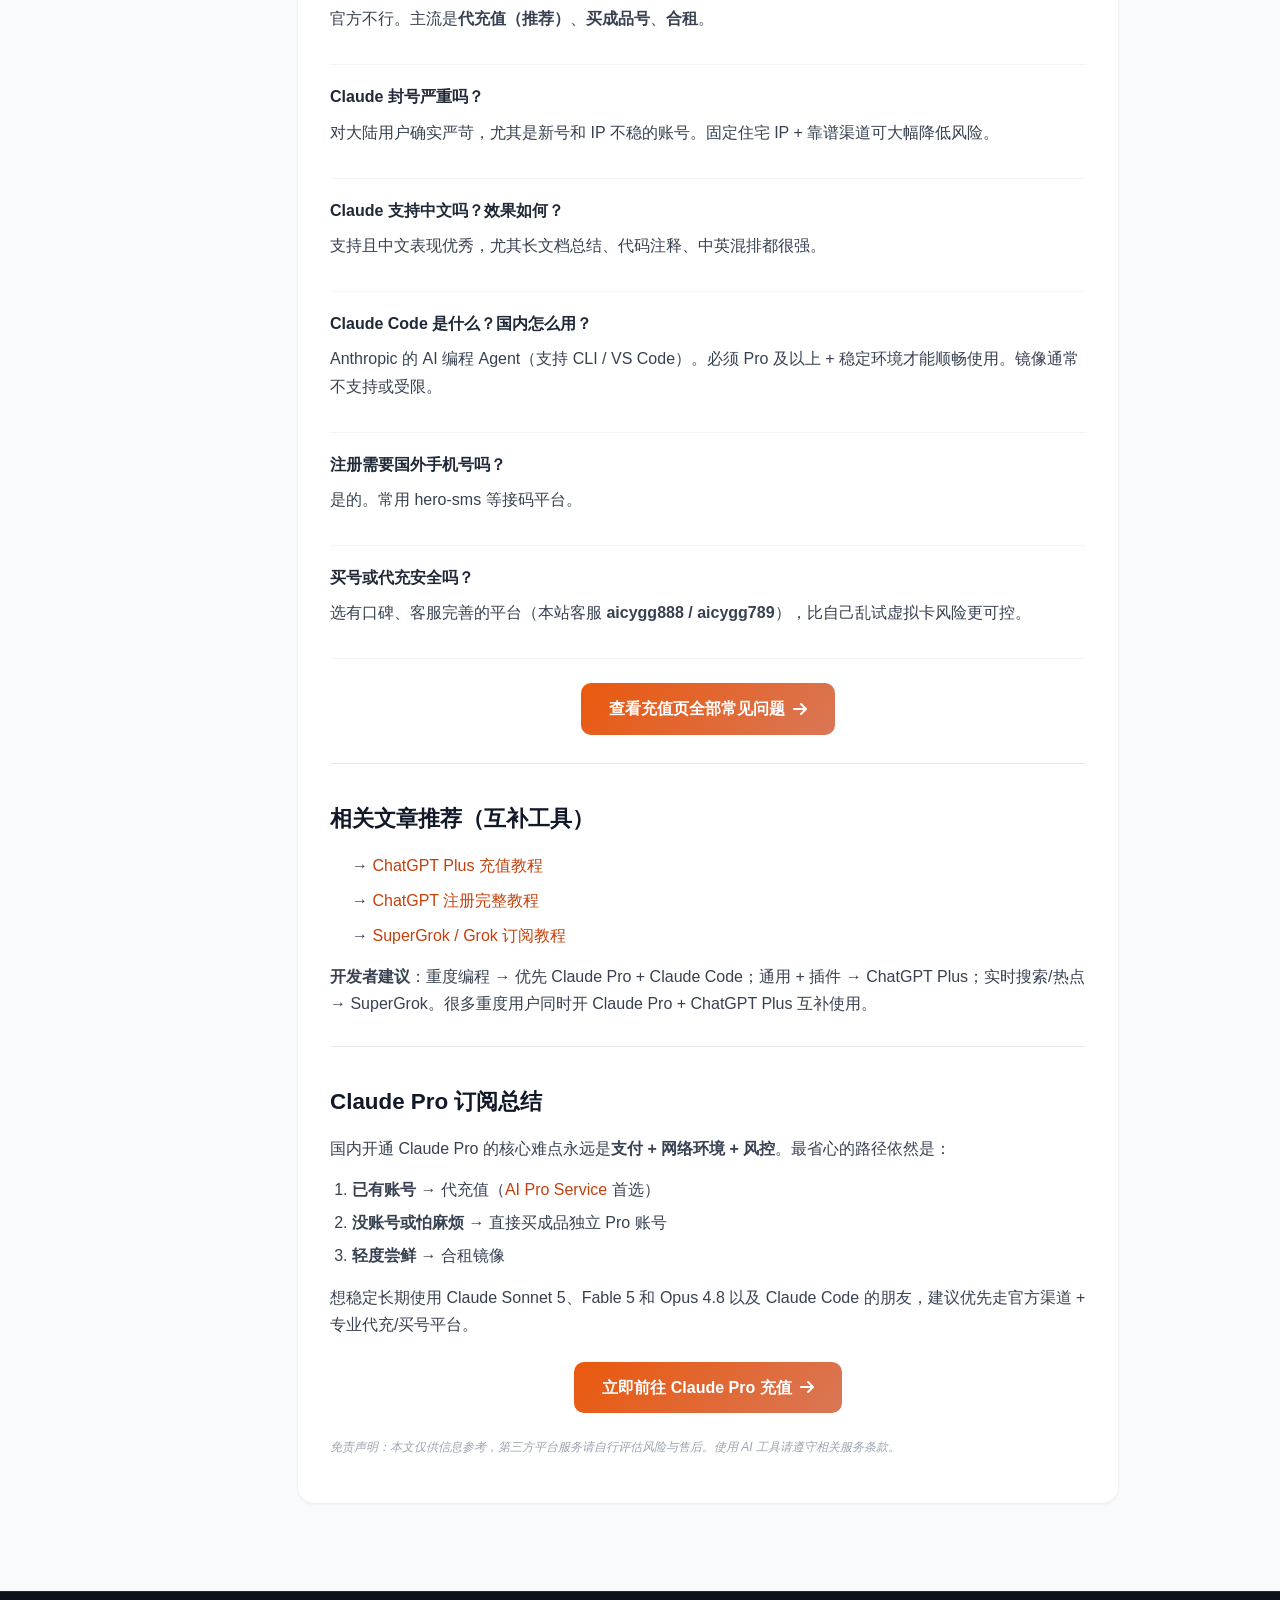
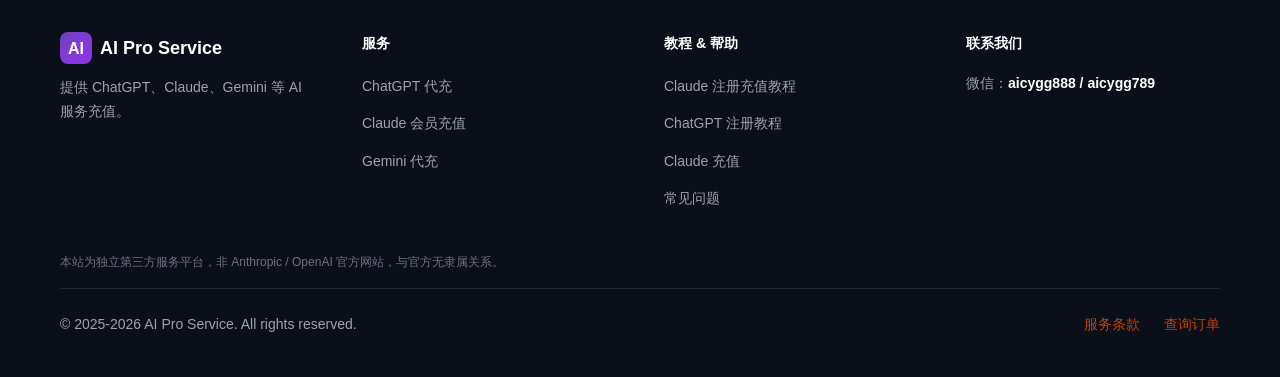
<file: blog/claude-guide.html>
<!DOCTYPE html>
<html lang="zh-CN">
<head>
    <meta charset="UTF-8">
    <meta name="viewport" content="width=device-width, initial-scale=1.0">
    <title>2026 Claude Pro 代充教程 | Sonnet 5 / Fable 5 / Opus 4.8 注册充值全攻略 | AI Pro Service</title>
    <meta name="description" content="2026 Claude Pro 代充教程：Claude 账号注册、充值、买号、合租全攻略。支持 Sonnet 5、Fable 5、Opus 4.8、Claude Code，国内稳定使用防封号指南。">
    <meta name="keywords" content="Claude代充,Claude Pro充值,Claude注册,Claude Code,Sonnet 5,Opus 4.8">
    <meta name="author" content="AI Pro Service">
    <meta name="robots" content="index, follow">
    <link rel="canonical" href="blog/claude-guide.html">
    <meta property="og:title" content="2026 Claude Pro 代充教程 | 注册 + 充值 + 买号 + 合租全攻略">
    <meta property="og:description" content="Claude Sonnet 5 / Fable 5 / Opus 4.8 账号注册、代充、成品号、合租对比，国内稳定使用防封号指南。">
    <meta property="og:image" content="images/claude-guide-cover.png">
    <meta property="og:type" content="article">
    <meta property="article:published_time" content="2026-07-03">
    <link rel="stylesheet" href="https://cdnjs.cloudflare.com/ajax/libs/font-awesome/6.5.1/css/all.min.css">
    <style>
        :root { --header-height: 71px; --claude: #D97757; }
        *, *::before, *::after { box-sizing: border-box; }
        body, h1, h2, h3, h4, ul, ol, li, p, table, button { margin: 0; padding: 0; }
        body {
            font-family: -apple-system, BlinkMacSystemFont, "Segoe UI", Roboto, "Helvetica Neue", Arial, sans-serif;
            background: #f9fafb;
            color: #374151;
            line-height: 1.7;
            padding-top: var(--header-height);
        }
        .container { max-width: 1200px; margin: 0 auto; padding: 0 20px; }
        a { color: #c2410c; text-decoration: none; }
        a:hover { text-decoration: underline; }

        .main-header {
            background: #ffffff;
            border-bottom: 1px solid #e5e7eb;
            position: fixed;
            top: 0; left: 0; width: 100%;
            height: var(--header-height);
            z-index: 1000;
            backdrop-filter: blur(10px);
        }
        .header-container { display: flex; align-items: center; justify-content: space-between; height: 100%; }
        .logo-container { display: flex; align-items: center; flex-shrink: 0; text-decoration: none; }
        .logo { width: 40px; height: 40px; background: #6f42c1; color: #fff; font-size: 24px; font-weight: bold; border-radius: 8px; display: flex; align-items: center; justify-content: center; margin-right: 15px; }
        .logo-text h1 { font-size: 22px; color: #1f2937; font-weight: 600; }
        .logo-text .subtitle { font-size: 12px; color: #6b7280; }
        .desktop-nav { display: flex; align-items: center; justify-content: flex-end; flex-grow: 1; }
        .main-nav ul { list-style: none; display: flex; align-items: center; }
        .main-nav ul li a { color: #4b5563; font-size: 16px; display: flex; align-items: center; gap: 8px; padding: 10px 12px; border-radius: 6px; text-decoration: none; white-space: nowrap; }
        .main-nav ul li a:hover { color: #6f42c1; background: #f3f4f6; }
        .user-actions { display: flex; align-items: center; gap: 15px; margin-left: 20px; flex-shrink: 0; }
        .query-btn { background: #fff; color: #4b5563; border: 1px solid #d1d5db; padding: 8px 16px; border-radius: 20px; font-size: 14px; display: flex; align-items: center; gap: 5px; text-decoration: none; }
        .more-services { position: relative; }
        .more-services-btn { font-size: 16px; color: #4b5563; cursor: pointer; display: flex; align-items: center; gap: 5px; }
        .dropdown-content { display: none; position: absolute; right: 0; top: 150%; background: #fff; min-width: 260px; box-shadow: 0 8px 16px rgba(0,0,0,0.1); padding: 20px; border-radius: 8px; z-index: 10; text-align: center; }
        .more-services:hover .dropdown-content { display: block; }
        .dropdown-content img { width: 150px; height: 150px; margin-top: 10px; }
        .mobile-nav-toggle { display: none; background: none; border: none; font-size: 24px; cursor: pointer; }
        .mobile-nav-menu { display: none; position: absolute; top: var(--header-height); left: 0; width: 100%; background: #fff; flex-direction: column; padding: 20px 0; box-shadow: 0 4px 6px rgba(0,0,0,0.1); }
        .mobile-nav-menu.active { display: flex; }
        @media (max-width: 1024px) { .desktop-nav { display: none; } .mobile-nav-toggle { display: block; } }

        .article-layout { max-width: 1280px; margin: 0 auto; padding: 32px 16px 48px; display: flex; gap: 32px; align-items: flex-start; }
        .article-sidebar { width: 250px; flex-shrink: 0; position: sticky; top: calc(var(--header-height) + 20px); }
        .article-sidebar nav { background: #fff; border-radius: 12px; box-shadow: 0 1px 3px rgba(0,0,0,0.08); padding: 20px; }
        .article-sidebar h3 { font-size: 14px; font-weight: 600; color: #111827; margin-bottom: 12px; }
        .article-sidebar a { display: block; font-size: 13px; color: #6b7280; padding: 5px 0; text-decoration: none; }
        .article-sidebar a:hover { color: var(--claude); }
        .article-main { flex: 1; min-width: 0; max-width: 820px; }
        .back-link { display: inline-flex; align-items: center; gap: 6px; font-size: 14px; font-weight: 500; color: #c2410c; margin-bottom: 20px; text-decoration: none; }
        .article-card { background: #fff; border-radius: 16px; box-shadow: 0 1px 3px rgba(0,0,0,0.08); padding: 32px; }
        .update-note { text-align: center; font-size: 14px; color: #6b7280; margin-bottom: 20px; }
        .article-title { font-size: 1.75rem; font-weight: 700; color: #111827; line-height: 1.3; margin-bottom: 24px; }
        .cover-image { width: 100%; border-radius: 12px; margin-bottom: 28px; box-shadow: 0 4px 12px rgba(0,0,0,0.08); }
        .prose h2 { font-size: 1.4rem; font-weight: 700; color: #111827; margin: 36px 0 14px; scroll-margin-top: 90px; }
        .prose h3 { font-size: 1.1rem; font-weight: 600; color: #1f2937; margin: 24px 0 10px; scroll-margin-top: 90px; }
        .prose p { margin-bottom: 14px; }
        .prose ul, .prose ol { margin: 0 0 14px 22px; }
        .prose li { margin-bottom: 6px; }
        .prose hr { border: none; border-top: 1px solid #e5e7eb; margin: 28px 0; }
        .prose img { max-width: 100%; border-radius: 10px; margin: 16px 0; box-shadow: 0 2px 8px rgba(0,0,0,0.06); }
        .table-wrap { overflow-x: auto; margin: 16px 0 24px; }
        .article-table { width: 100%; min-width: 640px; border-collapse: collapse; font-size: 13px; }
        .article-table th, .article-table td { border: 1px solid #e5e7eb; padding: 10px 12px; text-align: left; vertical-align: top; }
        .article-table th { background: #fff7ed; font-weight: 600; color: #9a3412; }
        .tip-box { background: #fff7ed; border-left: 4px solid var(--claude); border-radius: 0 8px 8px 0; padding: 16px 18px; margin: 18px 0; }
        .tip-box p { color: #9a3412; margin: 0; }
        .warn-box { background: #fef2f2; border-left: 4px solid #ef4444; border-radius: 0 8px 8px 0; padding: 16px 18px; margin: 18px 0; }
        .warn-box p { color: #991b1b; margin: 0; }
        .center-cta { text-align: center; margin: 24px 0; }
        .cta-btn { display: inline-flex; align-items: center; gap: 8px; padding: 12px 28px; background: linear-gradient(135deg, #ea580c 0%, var(--claude) 100%); color: #fff; font-weight: 600; border-radius: 10px; text-decoration: none; }
        .cta-btn:hover { opacity: 0.95; text-decoration: none; color: #fff; }
        .faq-block { margin-bottom: 18px; padding-bottom: 18px; border-bottom: 1px solid #f3f4f6; }
        .faq-block:last-child { border-bottom: none; }
        .faq-block h3 { font-size: 1rem; margin: 0 0 8px; }
        .related-list { list-style: none; margin: 0; padding: 0; }
        .related-list li { margin-bottom: 8px; }
        .main-footer { background: #0B0F19; color: #9ca3af; border-top: 1px solid #1f2937; padding: 40px 0; margin-top: 40px; }
        .footer-content { max-width: 1200px; margin: 0 auto; padding: 0 20px; }
        .footer-grid { display: grid; grid-template-columns: repeat(4, 1fr); gap: 48px; margin-bottom: 32px; }
        .footer-section h3 { color: #fff; font-size: 14px; font-weight: 600; margin-bottom: 16px; }
        .footer-section ul { list-style: none; }
        .footer-section ul li { margin-bottom: 10px; }
        .footer-section ul li a { color: #9ca3af; font-size: 14px; text-decoration: none; }
        .footer-section ul li a:hover { color: #fff; }
        .footer-bottom { padding-top: 24px; border-top: 1px solid #1f2937; display: flex; justify-content: space-between; flex-wrap: wrap; gap: 16px; font-size: 14px; }
        .disclaimer { font-size: 12px; color: #6b7280; margin-bottom: 16px; line-height: 1.6; }
        @media (max-width: 1024px) { .article-layout { flex-direction: column; } .article-sidebar { width: 100%; position: static; } .article-main { max-width: none; } }
        @media (max-width: 768px) { .article-card { padding: 20px; } .article-title { font-size: 1.35rem; } .footer-grid { grid-template-columns: 1fr 1fr; } }
        @media (max-width: 480px) { .footer-grid { grid-template-columns: 1fr; } }
    </style>
    <script type="application/ld+json">
    {"@context":"https://schema.org","@type":"Article","headline":"2026 Claude Pro 代充教程","datePublished":"2026-07-03","dateModified":"2026-07-03","author":{"@type":"Organization","name":"AI Pro Service"},"image":["images/claude-guide-cover.png"]}
    </script>
</head>
<body>
    <header class="main-header">
        <div class="container header-container">
            <a href="../index.html" class="logo-container">
                <div class="logo">AI</div>
                <div class="logo-text"><h1>AI Pro Service</h1><span class="subtitle">GPT/Claude/Gemini 充值</span></div>
            </a>
            <div class="desktop-nav">
                <nav class="main-nav">
                    <ul>
                        <li><a href="https://aigpt8.xyz/shop/W3JEJKNX/vbnetb"><i class="fa-solid fa-bolt"></i> 共享账号</a></li>
                        <li><a href="../purchase-gpt.html"><i class="fa-solid fa-book-open"></i> 可代充GPT Go/Pro(5x/20x)/Codex</a></li>
                        <li><a href="../purchase-claude.html"><i class="fa-solid fa-right-to-bracket"></i> 可代充Claude Max</a></li>
                        <li><a href="../purchase-gemini.html"><i class="fa-solid fa-star"></i> 可代充Gemini</a></li>
                        <li><a href="../purchase-grok.html"><i class="fa-solid fa-house"></i> 可代充Grok等</a></li>
                    </ul>
                </nav>
                <div class="user-actions">
                    <a href="https://qfcc99.com/order" target="_blank" class="query-btn"><i class="fa-solid fa-list-check"></i> 查询订单</a>
                    <div class="more-services">
                        <div class="more-services-btn"><span>更多服务</span> <i class="fa-solid fa-chevron-down"></i></div>
                        <div class="dropdown-content">
                            <p>需要请联系微信：<strong style="color:#6f42c1;">aicygg888 / aicygg789</strong></p>
                            <img src="images/wechat-qrcode.png" alt="微信二维码">
                        </div>
                    </div>
                </div>
            </div>
            <button class="mobile-nav-toggle" aria-label="菜单"><i class="fa-solid fa-bars"></i></button>
            <div class="mobile-nav-menu"></div>
        </div>
    </header>

    <div class="article-layout">
        <aside class="article-sidebar">
            <nav>
                <h3>📋 目录</h3>
                <a href="#compare">三种开通方式对比</a>
                <a href="#why-hot">为什么 2026 Claude 这么火</a>
                <a href="#plan1">方案一：代充值</a>
                <a href="#plan2">方案二：买成品账号</a>
                <a href="#plan3">方案三：合租镜像</a>
                <a href="#register">注册教程</a>
                <a href="#anti-ban">防封号指南</a>
                <a href="#pricing">价格与计划</a>
                <a href="#faq-guide">注册与封号问答</a>
                <a href="../purchase-claude.html#faq">常见问题（充值售后）</a>
                <a href="#related">相关文章</a>
                <a href="#summary">总结</a>
            </nav>
        </aside>

        <main class="article-main">
            <a href="../purchase-claude.html" class="back-link">← 返回 Claude 充值</a>
            <article class="article-card">
                <p class="update-note"><strong>最近更新：2026年7月3日</strong> · 实测有效 · 支持 Claude Sonnet 5（Pro 默认）/ Fable 5 / Opus 4.8 / Claude Code 动态工作流</p>
                <h1 class="article-title">2026 Claude Pro 代充教程 · Claude Sonnet 5 / Fable 5 / Opus 4.8 账号注册 + 充值 + 买号 + 合租全攻略（国内稳定使用，防封号）</h1>
                <img class="cover-image" src="images/claude-guide-cover.png" alt="2026 Claude Pro 代充教程">

                <div class="prose">
                    <p>用了快两年半的 Claude Pro，Claude Code 依然是编程领域的<strong>天花板</strong>。6月底刚发布的 <strong>Claude Sonnet 5</strong>（2026年6月30日）已成为 Pro 计划默认模型，性能逼近 Opus 4.8，价格更低，Agentic（代理）能力大幅提升。更高阶用户还能用到最强的 <strong>Claude Fable 5</strong>（Mythos 级别）和 <strong>Opus 4.8</strong>。动态工作流（Dynamic Workflows）、Effort 控制、1M 上下文 + 更强的 Agentic 能力，直接把复杂项目开发体验拉满。</p>
                    <p>但国内用户最头疼的两件事依然没变：</p>
                    <ul>
                        <li><strong>支付难</strong>：没有国外信用卡</li>
                        <li><strong>封号多</strong>：IP、环境稍有不稳就废</li>
                    </ul>
                    <p>过去一周我把市面所有渠道又刷了一遍，目前<strong>还能稳定用的主流方案只有三种</strong>。根据你的情况直接挑最优的：</p>

                    <h2 id="compare">三种 Claude Pro 开通方式快速对比（2026最新推荐）</h2>
                    <div class="table-wrap">
                        <table class="article-table">
                            <thead>
                                <tr>
                                    <th>方案</th><th>推荐人群</th><th>价格参考</th><th>账号归属</th><th>封号风险</th><th>Claude Code</th><th>优点</th><th>缺点</th>
                                </tr>
                            </thead>
                            <tbody>
                                <tr>
                                    <td><strong>方案一：现有账号代充值</strong></td>
                                    <td>已有 Claude 账号、想保留聊天记录和项目</td>
                                    <td>~189-229元/月</td>
                                    <td>你的原账号</td>
                                    <td>中低（推荐固定住宅IP）</td>
                                    <td>✅ 完整</td>
                                    <td>数据完整、价格亲民、快速</td>
                                    <td>需要已有账号</td>
                                </tr>
                                <tr>
                                    <td><strong>方案二：购买成品 Pro 账号</strong></td>
                                    <td>新手、无账号、想省事</td>
                                    <td>稍高</td>
                                    <td>独立新账号</td>
                                    <td>中</td>
                                    <td>✅ 完整</td>
                                    <td>拿来即用、无需注册</td>
                                    <td>价格稍贵</td>
                                </tr>
                                <tr>
                                    <td><strong>方案三：合租/镜像</strong></td>
                                    <td>轻度使用、预算有限、怕封号</td>
                                    <td>14元起</td>
                                    <td>共享子账号</td>
                                    <td>极低</td>
                                    <td>❌ 有限</td>
                                    <td>最便宜、无需梯子</td>
                                    <td>额度共享、高峰排队、无法用高级 Code 功能</td>
                                </tr>
                            </tbody>
                        </table>
                    </div>
                    <div class="tip-box">
                        <p>👉 <strong>重度开发者（写代码、做项目）强烈推荐方案一或二</strong>，Pro 账号可直接使用 Claude Sonnet 5（默认）、Opus 4.8 和 Fable 5（视计划），完整支持动态工作流 + Claude Code。</p>
                    </div>

                    <hr>

                    <h2 id="why-hot">为什么 2026 年 Claude 这么火？（最新模型热点）</h2>
                    <h3>6月30日重磅发布：Claude Sonnet 5</h3>
                    <ul>
                        <li>目前 <strong>Pro 计划默认模型</strong>，是最强 Agentic Sonnet。</li>
                        <li>性能接近 Opus 4.8，但价格大幅更低（Intro 期间 $2/$10 per M tokens）。</li>
                        <li>更强的规划、工具使用（浏览器/终端）、自主完成多步任务能力。</li>
                    </ul>
                    <h3>更高阶旗舰</h3>
                    <ul>
                        <li><strong>Claude Fable 5</strong>（Mythos 级别）：专为超长时程 Agentic 任务设计。</li>
                        <li><strong>Claude Opus 4.8</strong>：复杂 Agentic 编码和企业级工作的可靠选择。</li>
                    </ul>
                    <h3>核心亮点</h3>
                    <ul>
                        <li><strong>动态工作流</strong>：Claude Code 可自动生成编排脚本，启动数百并行子代理。</li>
                        <li><strong>Effort 控制</strong>：Low / High / xHigh / Ultra，灵活平衡速度与深度思考。</li>
                        <li><strong>1M 上下文窗口</strong>：一次性处理整个代码库 + 大量文档。</li>
                    </ul>
                    <p>一句话：<strong>想认真写代码、做大项目，2026 年 Claude Pro / Max 依然是顶级选择，现在性价比更高（Sonnet 5 首选）</strong>。</p>

                    <hr>

                    <h2 id="plan1">方案一：给你的现有 Claude 账号代充值（最推荐老用户）</h2>
                    <p>保留原账号所有历史记录、项目、设置，适合已经注册成功的用户。</p>
                    <p>推荐平台：<a href="../purchase-claude.html"><strong>AI Pro Service Claude 充值页</strong></a>（支持支付宝/微信，约 2 分钟完成）</p>
                    <ul>
                        <li><strong>185 元 Claude Pro 代充</strong>（性价比最高，以页面标价为准）</li>
                        <li>质保版可咨询客服微信 <strong>aicygg888 / aicygg789</strong></li>
                    </ul>
                    <p>购买后按页面指引完成充值 → 提交你的 Claude 邮箱/账号信息 → 官方渠道完成订阅。</p>
                    <p><strong>实测建议</strong>：固定家宽美国节点 + 靠谱渠道，可稳定使用较长时间。封号主要还是 IP 和浏览器环境问题，而不是充值渠道。</p>
                    <div class="center-cta">
                        <a href="../purchase-claude.html" class="cta-btn">立即前往 Claude 代充值 <i class="fa-solid fa-arrow-right"></i></a>
                    </div>
                    <img src="images/claude-pro-recharge.png" alt="Claude Pro 代充值教程">

                    <hr>

                    <h2 id="plan2">方案二：直接购买 Claude Pro 成品独立账号（新手最省事）</h2>
                    <p>不想折腾注册 + 支付，直接买一个已开通 Pro 的<strong>独立账号</strong>。</p>
                    <p>同样推荐 <a href="../purchase-claude.html">AI Pro Service</a>，联系客服微信 <strong>aicygg888 / aicygg789</strong> 获取成品号：</p>
                    <ul>
                        <li>付款后获得账号和密码</li>
                        <li>完整 Pro 权限</li>
                        <li>客服支持（8:00-24:00）</li>
                    </ul>
                    <p>适合：第一次用、怕注册被封、想快速上手的用户。</p>
                    <div class="center-cta">
                        <a href="../purchase-claude.html" class="cta-btn">购买成品 Claude Pro 账号 <i class="fa-solid fa-arrow-right"></i></a>
                    </div>
                    <img src="images/claude-pro-buy-account.png" alt="购买 Claude Pro 成品账号">

                    <hr>

                    <h2 id="plan3">方案三：Claude Pro 合租 / 镜像（轻度用户、尝鲜首选）</h2>
                    <p>价格最低（14 元起），无需科学上网、无需注册、无需担心自己封号。</p>
                    <p>可参考本站 <a href="https://aigpt8.xyz/shop/W3JEJKNX/vbnetb" target="_blank" rel="noopener noreferrer">共享账号</a> 服务（用户基数大，售后相对稳定）。</p>
                    <div class="warn-box">
                        <p><strong>注意</strong>：镜像/合租账号通常是免费版或共享 Pro，Claude Code 和完整 Sonnet 5 / Fable 5 / Opus 4.8 动态工作流支持有限。重度编程用户不推荐。</p>
                    </div>

                    <hr>

                    <h2 id="register">2026 国内如何注册 Claude 账号？（保姆级 + 防封号版）</h2>
                    <p>需要准备：</p>
                    <ol>
                        <li><strong>Gmail 邮箱</strong>（建议自己注册）</li>
                        <li><strong>国外手机号</strong>（接码平台如 hero-sms.com）</li>
                        <li><strong>稳定干净的美国住宅 IP / 家宽</strong>（最关键！公共节点容易被封）</li>
                    </ol>
                    <h3>第一步：访问 claude.ai，输入 Gmail</h3>
                    <p>直接用 Google 登录更快。</p>
                    <h3>第二步：邮箱验证</h3>
                    <p>Gmail 收 Anthropic 验证码。</p>
                    <h3>第三步：国外手机号验证</h3>
                    <p>去 hero-sms 等平台买临时号收短信。</p>
                    <h3>第四步：完成注册</h3>
                    <p>注册成功后先别急着用！先养号 + 固定干净节点 1-2 天。注册完就是免费版，额度很低。想解锁 Sonnet 5、Fable 5 / Opus 4.8 + Claude Code + 高额度，马上走上面<strong>代充值或买号</strong>。</p>
                    <div class="center-cta">
                        <a href="../purchase-claude.html" class="cta-btn">不想注册？直接买成品号或代充</a>
                    </div>

                    <hr>

                    <h2 id="anti-ban">2026 Claude 封号终极避坑指南（必看）</h2>
                    <p>封号是国内用户最大痛点，主要原因：</p>
                    <ul>
                        <li>IP 被标记（代理、跳地区、数据中心 IP）</li>
                        <li>注册/登录环境异常（多设备、指纹不一致）</li>
                        <li>支付风控</li>
                    </ul>
                    <p><strong>核心保命法则</strong>：</p>
                    <ul>
                        <li>整个生命周期固定同一个干净美国住宅节点（家宽优先）</li>
                        <li>不要频繁切换节点、设备、浏览器</li>
                        <li>支付环节尽量走靠谱代充平台，不要自己绑卡瞎试</li>
                        <li>新号先轻度使用几天再重度</li>
                        <li>不要在公共 WiFi / 公司网络使用</li>
                    </ul>
                    <p>被封了怎么办？申诉成功率极低，现实做法：换新号（买成品或重新代充）。<strong>预防永远比抢救重要。</strong></p>

                    <hr>

                    <h2 id="pricing">Claude Pro 价格与计划（2026 官方参考）</h2>
                    <ul>
                        <li><strong>Free</strong>：免费但额度极低（默认 Sonnet 5）</li>
                        <li><strong>Claude Pro</strong>：$20/月（约 145 元人民币）—— 大多数人首选</li>
                        <li><strong>Claude Max</strong>：$100（5x）/ $200（20x）—— 重度用户</li>
                        <li><strong>Team / Enterprise</strong>：按座位计费</li>
                    </ul>
                    <p>Pro 及以上用户即可访问最新 Sonnet 5（默认）、Opus 4.8 和 Fable 5（部分计划），完整支持 Claude Code + 动态工作流。国内代充价格以 <a href="../purchase-claude.html">充值页面</a> 为准。</p>

                    <hr>

                    <h2 id="faq-guide">注册与封号相关问答</h2>
                    <p>关于<strong>充值、卡密、售后、付款方式</strong>等问题，请前往 <a href="../purchase-claude.html#faq">Claude 充值页常见问题</a> 查看完整解答。</p>

                    <div class="faq-block">
                        <h3>Claude 是什么？跟 ChatGPT 比怎么样？</h3>
                        <p>Anthropic 出品的 AI，2026 年在编码、长文本、复杂 Agent 任务上经常领先。Claude Code 被大量开发者视为主力工具。ChatGPT 更通用、生态丰富，两者互补最好。</p>
                    </div>
                    <div class="faq-block">
                        <h3>Claude Pro 一个月多少钱？</h3>
                        <p>官方约 20 美元（国内渠道代充后通常 185-230 元左右，视平台和质保）。</p>
                    </div>
                    <div class="faq-block">
                        <h3>国内能用国内信用卡/支付宝吗？</h3>
                        <p>官方不行。主流是<strong>代充值（推荐）</strong>、<strong>买成品号</strong>、<strong>合租</strong>。</p>
                    </div>
                    <div class="faq-block">
                        <h3>Claude 封号严重吗？</h3>
                        <p>对大陆用户确实严苛，尤其是新号和 IP 不稳的账号。固定住宅 IP + 靠谱渠道可大幅降低风险。</p>
                    </div>
                    <div class="faq-block">
                        <h3>Claude 支持中文吗？效果如何？</h3>
                        <p>支持且中文表现优秀，尤其长文档总结、代码注释、中英混排都很强。</p>
                    </div>
                    <div class="faq-block">
                        <h3>Claude Code 是什么？国内怎么用？</h3>
                        <p>Anthropic 的 AI 编程 Agent（支持 CLI / VS Code）。必须 Pro 及以上 + 稳定环境才能顺畅使用。镜像通常不支持或受限。</p>
                    </div>
                    <div class="faq-block">
                        <h3>注册需要国外手机号吗？</h3>
                        <p>是的。常用 hero-sms 等接码平台。</p>
                    </div>
                    <div class="faq-block">
                        <h3>买号或代充安全吗？</h3>
                        <p>选有口碑、客服完善的平台（本站客服 <strong>aicygg888 / aicygg789</strong>），比自己乱试虚拟卡风险更可控。</p>
                    </div>
                    <div class="center-cta">
                        <a href="../purchase-claude.html#faq" class="cta-btn">查看充值页全部常见问题 <i class="fa-solid fa-arrow-right"></i></a>
                    </div>

                    <hr>

                    <h2 id="related">相关文章推荐（互补工具）</h2>
                    <ul class="related-list">
                        <li>→ <a href="../purchase-gpt.html">ChatGPT Plus 充值教程</a></li>
                        <li>→ <a href="chatgpt-register-guide.html">ChatGPT 注册完整教程</a></li>
                        <li>→ <a href="../purchase-grok.html">SuperGrok / Grok 订阅教程</a></li>
                    </ul>
                    <p><strong>开发者建议</strong>：重度编程 → 优先 Claude Pro + Claude Code；通用 + 插件 → ChatGPT Plus；实时搜索/热点 → SuperGrok。很多重度用户同时开 Claude Pro + ChatGPT Plus 互补使用。</p>

                    <hr>

                    <h2 id="summary">Claude Pro 订阅总结</h2>
                    <p>国内开通 Claude Pro 的核心难点永远是<strong>支付 + 网络环境 + 风控</strong>。最省心的路径依然是：</p>
                    <ol>
                        <li><strong>已有账号</strong> → 代充值（<a href="../purchase-claude.html">AI Pro Service</a> 首选）</li>
                        <li><strong>没账号或怕麻烦</strong> → 直接买成品独立 Pro 账号</li>
                        <li><strong>轻度尝鲜</strong> → 合租镜像</li>
                    </ol>
                    <p>想稳定长期使用 Claude Sonnet 5、Fable 5 和 Opus 4.8 以及 Claude Code 的朋友，建议优先走官方渠道 + 专业代充/买号平台。</p>
                    <div class="center-cta">
                        <a href="../purchase-claude.html" class="cta-btn"><strong>立即前往 Claude Pro 充值</strong> <i class="fa-solid fa-arrow-right"></i></a>
                    </div>
                    <p style="font-size:12px;color:#9ca3af;margin-top:24px;"><em>免责声明：本文仅供信息参考，第三方平台服务请自行评估风险与售后。使用 AI 工具请遵守相关服务条款。</em></p>
                </div>
            </article>
        </main>
    </div>

    <footer class="main-footer">
        <div class="footer-content">
            <div class="footer-grid">
                <div class="footer-section">
                    <a href="../index.html" style="display:flex;align-items:center;gap:8px;text-decoration:none;">
                        <div style="width:32px;height:32px;border-radius:8px;background:linear-gradient(135deg,#6f42c1,#9333ea);display:flex;align-items:center;justify-content:center;"><span style="color:#fff;font-weight:bold;">AI</span></div>
                        <span style="color:#fff;font-weight:bold;font-size:18px;">AI Pro Service</span>
                    </a>
                    <p style="margin-top:12px;font-size:14px;">提供 ChatGPT、Claude、Gemini 等 AI 服务充值。</p>
                </div>
                <div class="footer-section">
                    <h3>服务</h3>
                    <ul>
                        <li><a href="../purchase-gpt.html">ChatGPT 代充</a></li>
                        <li><a href="../purchase-claude.html">Claude 会员充值</a></li>
                        <li><a href="../purchase-gemini.html">Gemini 代充</a></li>
                    </ul>
                </div>
                <div class="footer-section">
                    <h3>教程 & 帮助</h3>
                    <ul>
                        <li><a href="claude-guide.html">Claude 注册充值教程</a></li>
                        <li><a href="chatgpt-register-guide.html">ChatGPT 注册教程</a></li>
                        <li><a href="../purchase-claude.html">Claude 充值</a></li>
                        <li><a href="../purchase-claude.html#faq">常见问题</a></li>
                    </ul>
                </div>
                <div class="footer-section">
                    <h3>联系我们</h3>
                    <p style="font-size:14px;">微信：<strong style="color:#fff;">aicygg888 / aicygg789</strong></p>
                </div>
            </div>
            <p class="disclaimer">本站为独立第三方服务平台，非 Anthropic / OpenAI 官方网站，与官方无隶属关系。</p>
            <div class="footer-bottom">
                <p>© 2025-2026 AI Pro Service. All rights reserved.</p>
                <div style="display:flex;gap:24px;">
                    <a href="../terms.html">服务条款</a>
                    <a href="https://qfcc99.com/order" target="_blank">查询订单</a>
                </div>
            </div>
        </div>
    </footer>

    <script>
        document.addEventListener('DOMContentLoaded', () => {
            const mobileNavToggle = document.querySelector('.mobile-nav-toggle');
            const mobileNavMenu = document.querySelector('.mobile-nav-menu');
            const desktopNav = document.querySelector('.desktop-nav');
            if (desktopNav && mobileNavMenu) {
                mobileNavMenu.innerHTML = desktopNav.innerHTML;
                const mobileUserActions = mobileNavMenu.querySelector('.user-actions');
                const mobileNavList = mobileNavMenu.querySelector('.main-nav ul');
                if (mobileUserActions && mobileNavList) {
                    const actionsClone = mobileUserActions.cloneNode(true);
                    mobileNavList.appendChild(actionsClone);
                    mobileUserActions.remove();
                }
            }
            if (mobileNavToggle) mobileNavToggle.addEventListener('click', () => mobileNavMenu.classList.toggle('active'));
        });
    </script>
</body>
</html>
</file>
